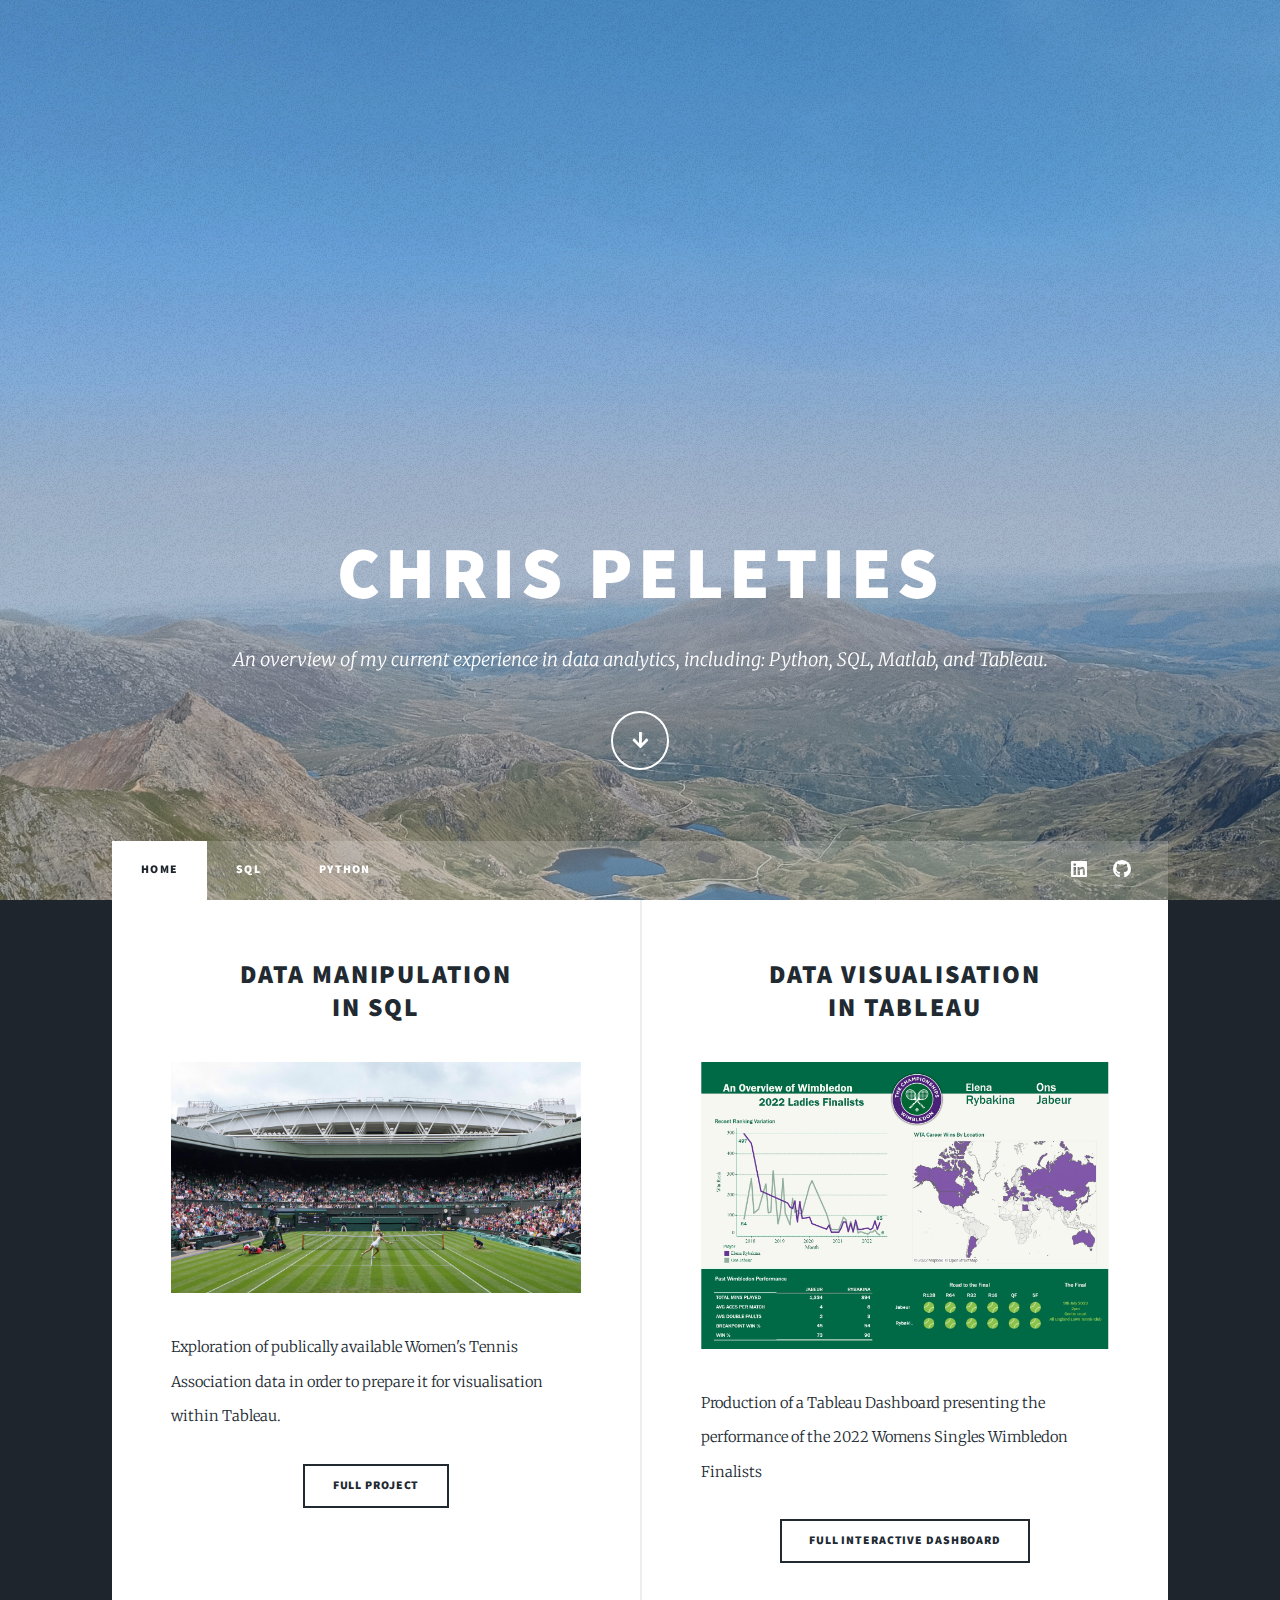
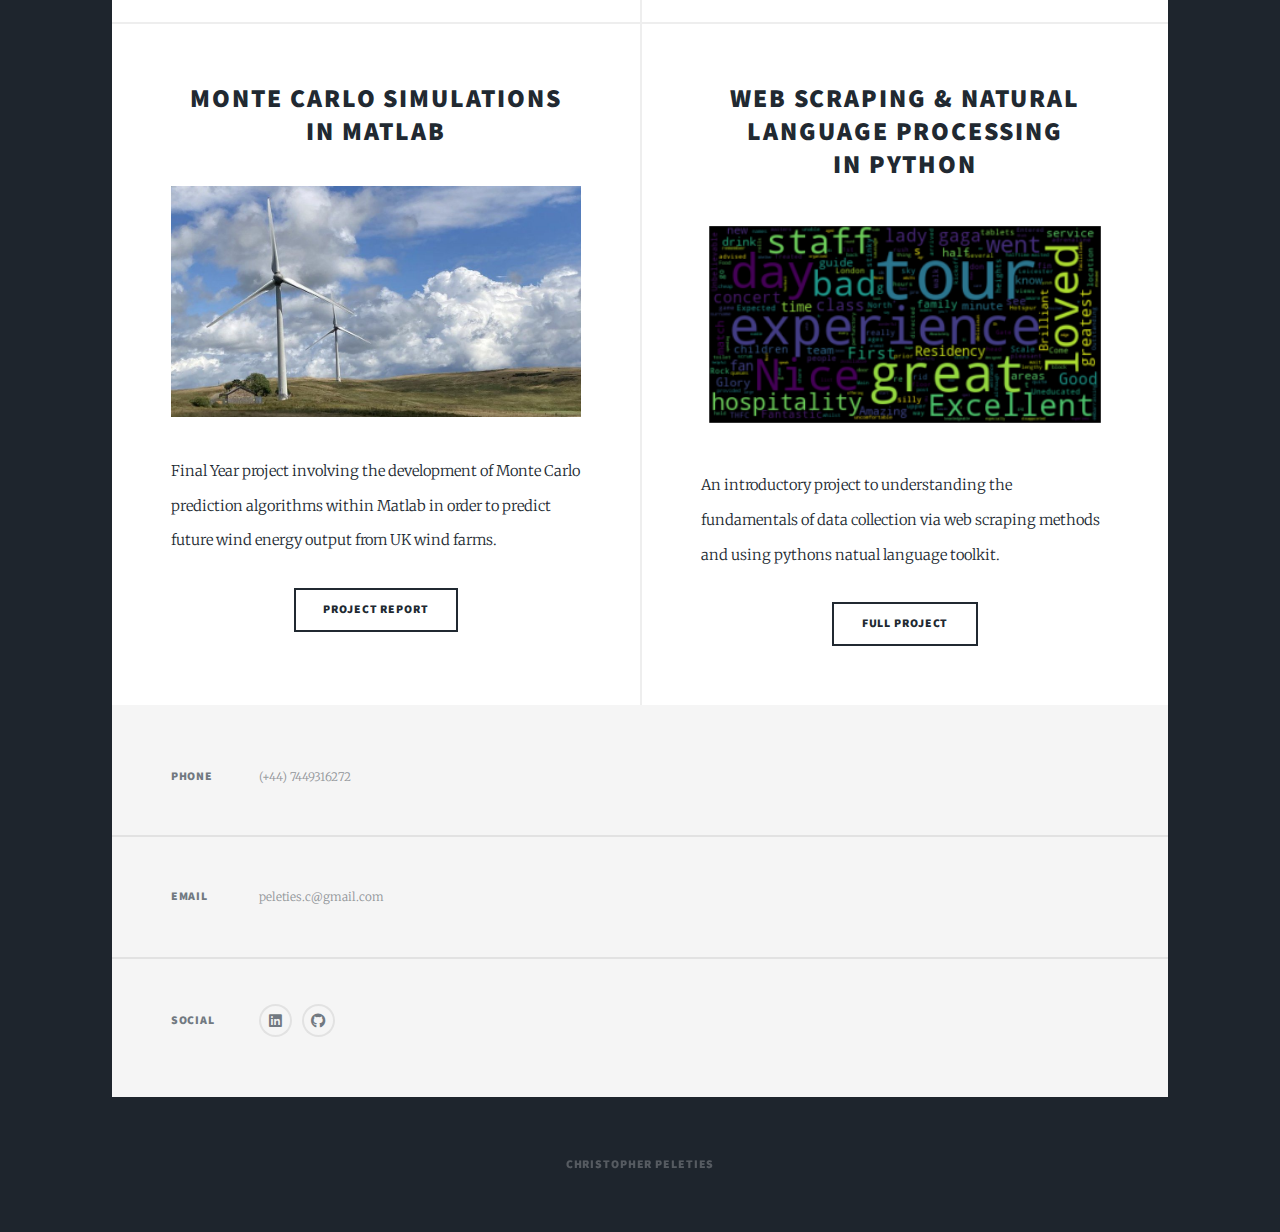
<file: index.html>
<!DOCTYPE HTML>
<!--
	Massively by HTML5 UP
	html5up.net | @ajlkn
	Free for personal and commercial use under the CCA 3.0 license (html5up.net/license)
-->
<html>
	<head>
		<title>Christopher Peleties</title>
		<meta charset="utf-8" />
		<meta name="viewport" content="width=device-width, initial-scale=1, user-scalable=no" />
		<link rel="stylesheet" href="assets/css/main.css" />
		<noscript><link rel="stylesheet" href="assets/css/noscript.css" /></noscript>
	</head>
	<body class="is-preload">

		<!-- Wrapper -->
			<div id="wrapper" class="fade-in">

				<!-- Intro -->
					<div id="intro">
						<h1>Chris Peleties<br />
						</h1>
						<p>An overview of my current experience in data analytics, including: Python, SQL, Matlab, and Tableau.</p>
						<ul class="actions">
							<li><a href="#header" class="button icon solid solo fa-arrow-down scrolly">Continue</a></li>
						</ul>
					</div>

				<!-- Header -->
					<header id="header">
						<a href="index.html" class="logo">Welcome</a>
					</header>

				<!-- Nav -->
					<nav id="nav">
						<ul class="links">
							<li class="active"><a href="index.html">Home</a></li>
							<li><a href="sql.html">SQL</a></li>
							<li><a href="python.html">Python</a></li>
						</ul>
						<ul class="icons">
							<li><a href="https://uk.linkedin.com/in/chrispeleties" class="icon brands fa-linkedin"><span class="label">Twitter</span></a></li>
						
							<li><a href="https://github.com/cpeleties" class="icon brands fa-github"><span class="label">GitHub</span></a></li>
						</ul>
					</nav>

				<!-- Main -->
					<div id="main">

						<!-- Posts -->
							<section class="posts">
								<article>
									<header>
									
										<h2><a href="#">Data Manipulation<br />
										In SQL</a></h2>
									</header>
									<a href="Sql.html" class="image fit"><img src="images/Tennis.jpg" alt="" /></a>
									<style>
										p{text-align: left;}
									</style>
									<p>Exploration of publically available Women's Tennis Association data in order to prepare it for visualisation within Tableau.</p>
									<ul class="actions special">
										<li><a href="Sql.html" class="button">Full Project</a></li>
									</ul>
								</article>
								<article>
									<header>
										
										<h2><a href="#">Data Visualisation<br />
										In Tableau</a></h2>
									</header>
									<a href="#" class="image fit"><img src="images/Viz.jpg" alt="" /></a>
									<p>Production of a Tableau Dashboard presenting the performance of the 2022 Womens Singles Wimbledon Finalists</p>
									<ul class="actions special">
										<li><a href="https://public.tableau.com/app/profile/christopher.peleties/viz/Wimbledon2022LadiesFinalists/Dashboard1" class="button">Full Interactive Dashboard</a></li>
									</ul>
								</article>
							
								<article>
									<header>
										<h2><a href="#">Monte Carlo Simulations<br />
										In Matlab</a></h2>
									</header>
									<a href="#" class="image fit"><img src="images/Windturbine.jpg" alt="" /></a>
									<p>Final Year project involving the development of Monte Carlo prediction algorithms within Matlab in order to predict future wind energy output from UK wind farms.</p>
									<ul class="actions special">
										<li><a href="https://1drv.ms/b/s!AnQ5-XXuI0cmhEfz1q7gilheEruE?e=x1dHIX" class="button">Project Report</a></li>
									</ul>
								</article>

								<article>
									<header>
								
										<h2><a href="#">Web Scraping & Natural Language Processing<br />
										In Python</a></h2>
									</header>
									<a href="python.html" class="image fit"><img src="images/wordcloud.png" alt="" /></a>
									<p>An introductory project to understanding the fundamentals of data collection via web scraping methods and using pythons natual language toolkit.</p>
									<ul class="actions special">
										<li><a href="python.html" class="button">Full Project</a></li>
									</ul>
								</article>							
							</section>

					</div>

				<!-- Footer -->
				<footer id="footer">
						
					<section class="split contact">
						<section>
							<h3>Phone</h3>
							<p>(+44) 7449316272</p>
						</section>
						<section>
							<h3>Email</h3>
							<p>peleties.c@gmail.com</p>
						</section>
						<section>
							<h3>Social</h3>
							<ul class="icons alt">
								<li><a href="https://uk.linkedin.com/in/chrispeleties" class="icon brands alt fa-linkedin"><span class="label"></span></a></li>
								<li><a href="https://github.com/cpeleties" class="icon brands alt fa-github"><span class="label">GitHub</span></a></li>
							</ul>
						</section>
					</section>
				</footer>

				<!-- Copyright -->
					<div id="copyright">
						<ul>Christopher Peleties</ul>
					</div>

			</div>

		<!-- Scripts -->
			<script src="assets/js/jquery.min.js"></script>
			<script src="assets/js/jquery.scrollex.min.js"></script>
			<script src="assets/js/jquery.scrolly.min.js"></script>
			<script src="assets/js/browser.min.js"></script>
			<script src="assets/js/breakpoints.min.js"></script>
			<script src="assets/js/util.js"></script>
			<script src="assets/js/main.js"></script>

	</body>
</html>
</file>
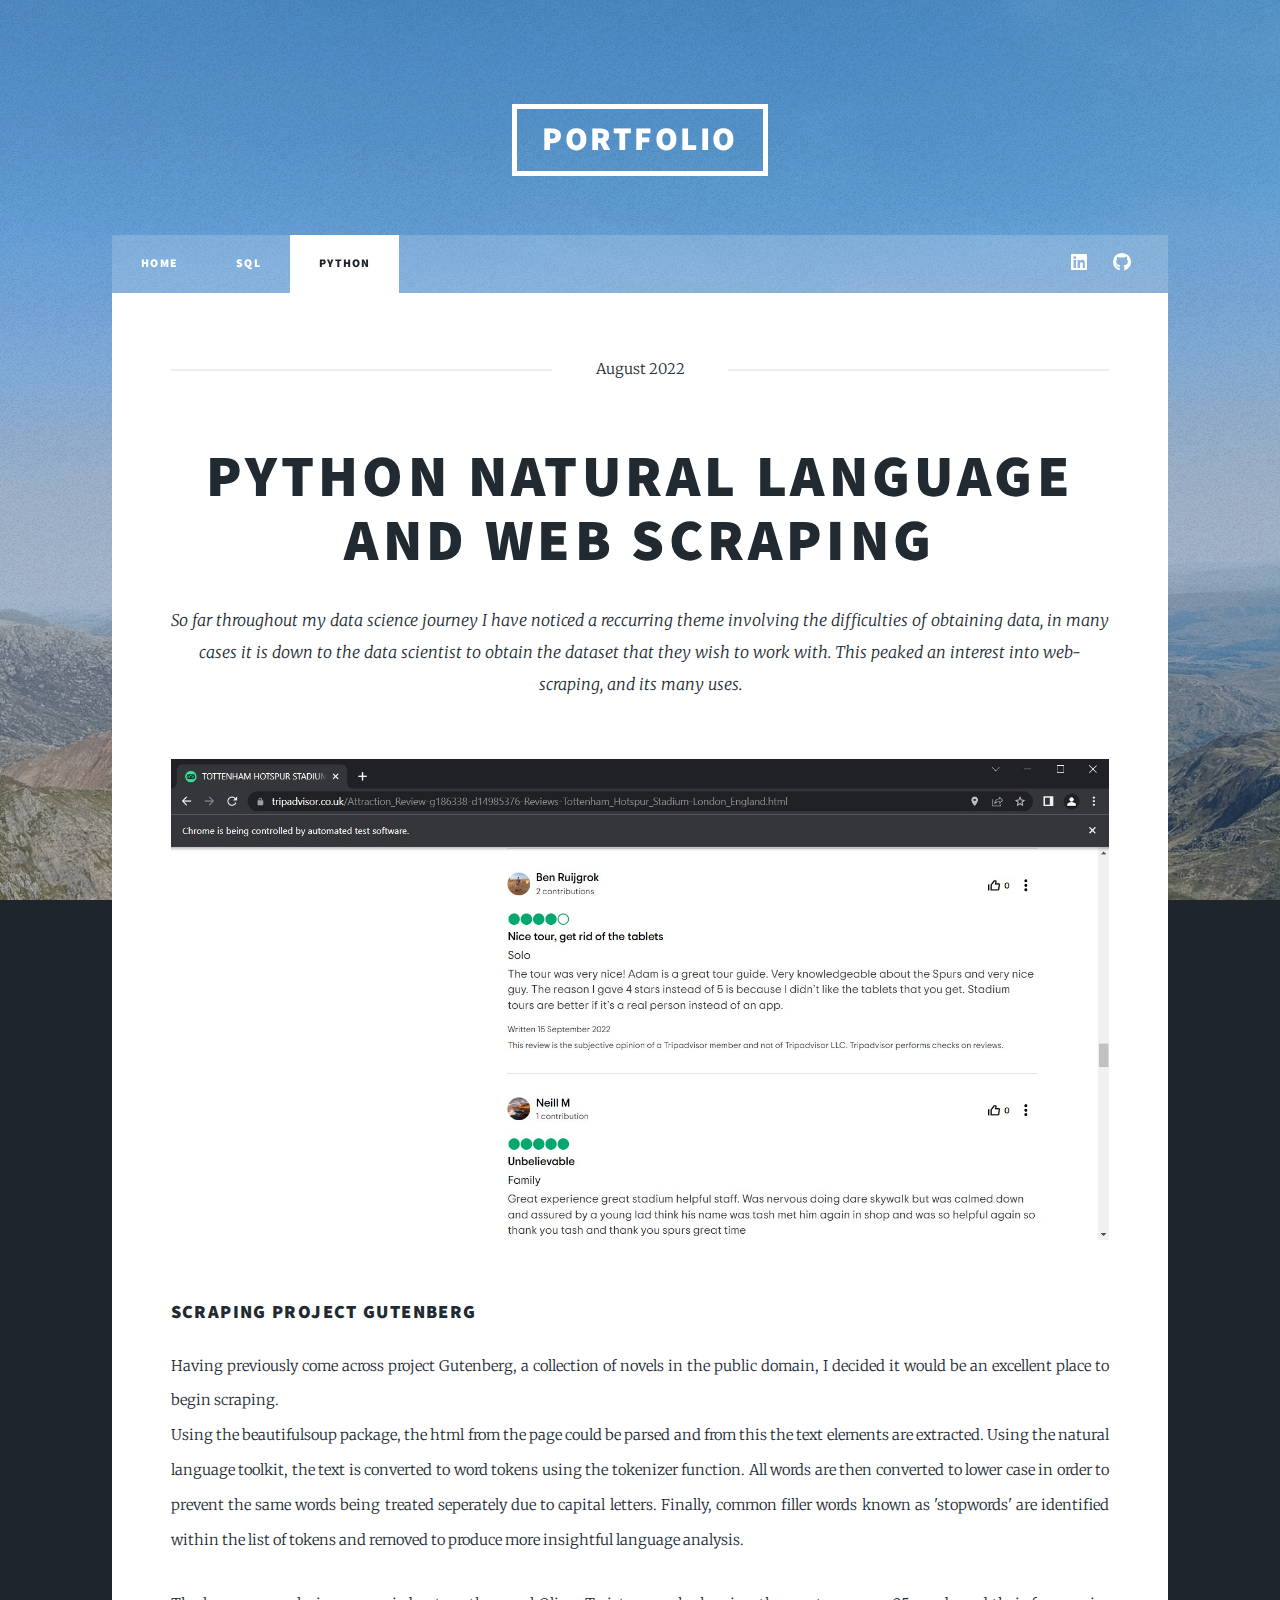
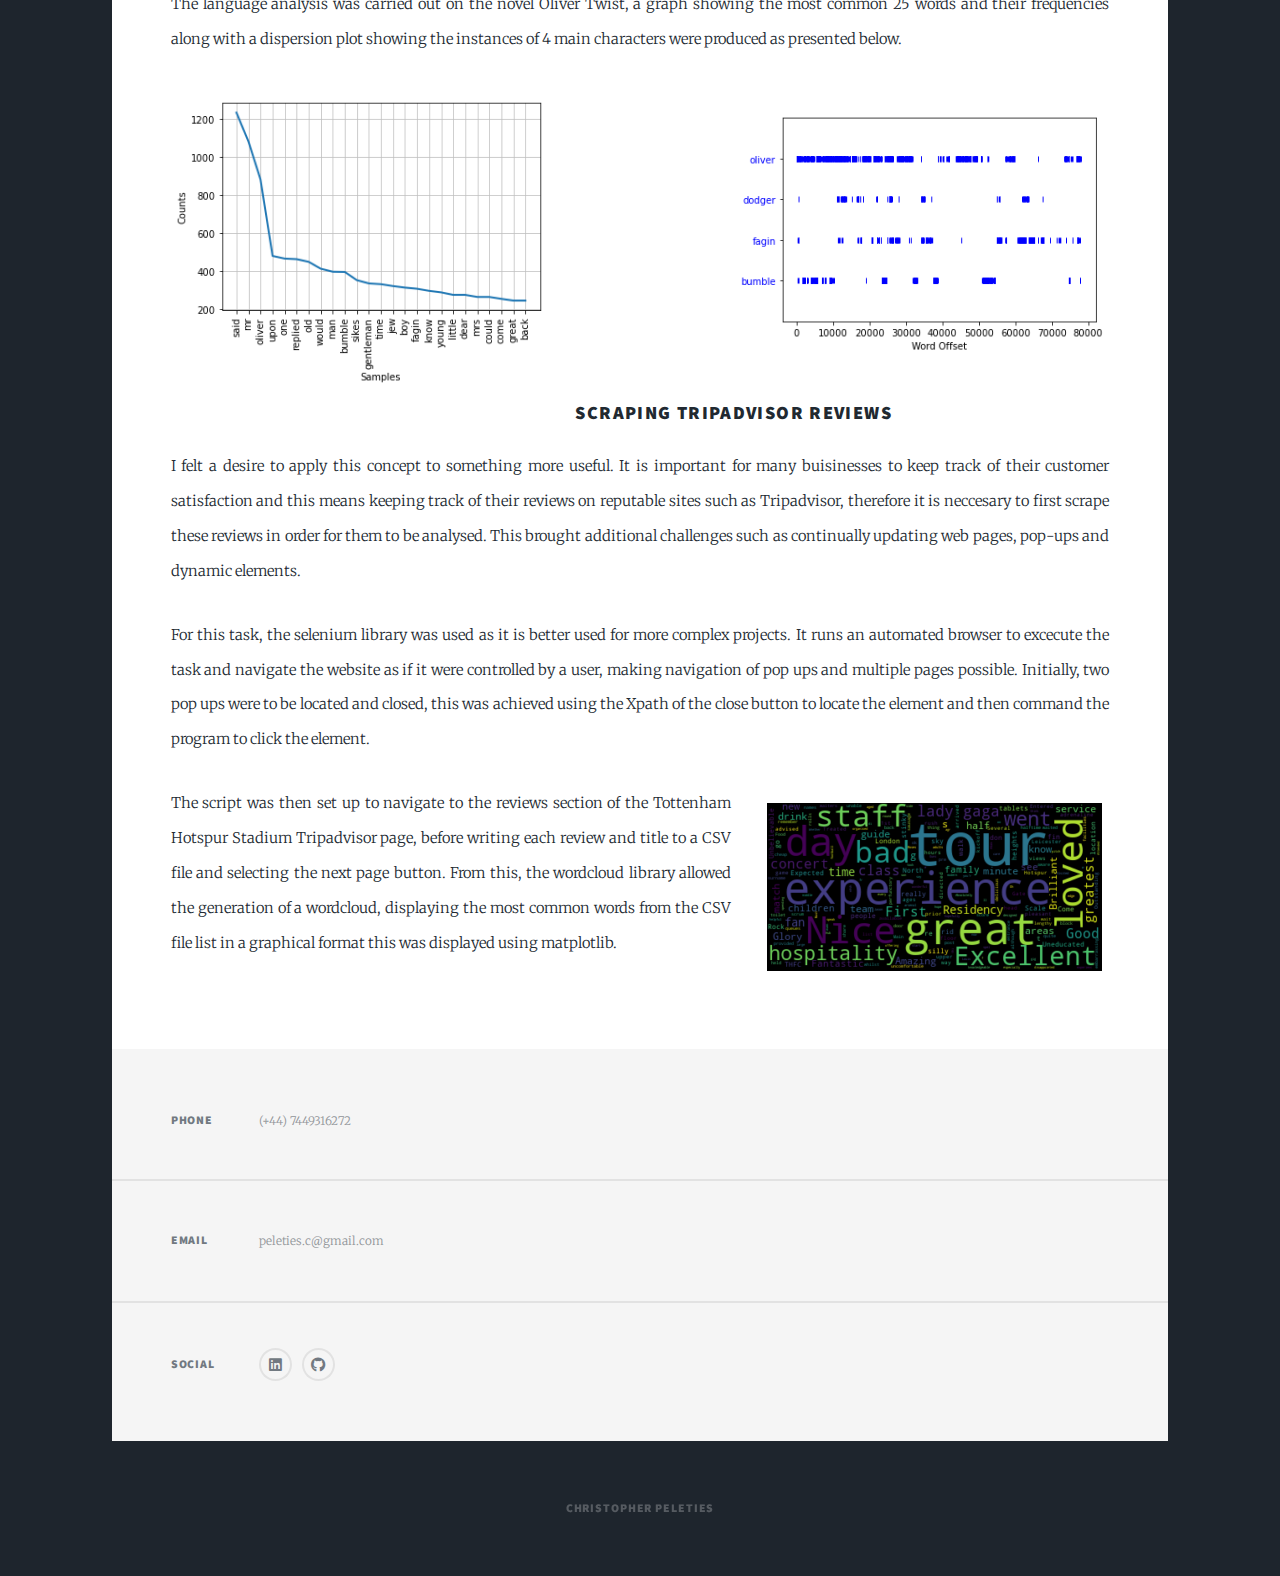
<file: python.html>
<!DOCTYPE HTML>
<!--
	Massively by HTML5 UP
	html5up.net | @ajlkn
	Free for personal and commercial use under the CCA 3.0 license (html5up.net/license)
-->
<html>
	<head>
		<title>Christopher Peleties</title>
		<meta charset="utf-8" />
		<meta name="viewport" content="width=device-width, initial-scale=1, user-scalable=no" />
		<link rel="stylesheet" href="assets/css/main.css" />
		<noscript><link rel="stylesheet" href="assets/css/noscript.css" /></noscript>
	</head>
	<body class="is-preload">

		<!-- Wrapper -->
			<div id="wrapper">

				<!-- Header -->
					<header id="header">
						<a href="index.html" class="logo">Portfolio</a>
					</header>

                    <nav id="nav">
						<ul class="links">
							<li><a href="index.html">Home</a></li>
							<li><a href="sql.html">SQL</a></li>
							<li class="active"><a href="python.html">Python</a></li>
						</ul>
						<ul class="icons">
							<li><a href="https://uk.linkedin.com/in/chrispeleties" class="icon brands fa-linkedin"><span class="label">Twitter</span></a></li>
						
							<li><a href="https://github.com/cpeleties" class="icon brands fa-github"><span class="label">GitHub</span></a></li>
						</ul>
					</nav>

				<!-- Main -->
					<div id="main">

						<!-- Post -->
							<section class="post">
								<header class="major">
									<span class="date">August 2022</span>
									<h1>Python Natural Language<br />
									and Web Scraping</h1>
									<p>So far throughout my data science journey I have noticed a reccurring theme involving the difficulties of obtaining data, in many cases it is down to the data scientist to obtain the dataset that they wish to work with.
										This peaked an interest into web-scraping, and its many uses.</p> 
								</header>
								<div class="image main"><img src="images/tripadvisor.jpg" alt="" /></div>
								<h3>Scraping Project Gutenberg</h3>
								<p> Having previously come across project Gutenberg, a collection of novels in the public domain, I decided it would be an excellent place to begin scraping.
									<br/> Using the beautifulsoup package, the html from the page could be parsed and from this the text elements are extracted. Using the natural language toolkit, the text is converted to word tokens using the tokenizer function.
								All words are then converted to lower case in order to prevent the same words being treated seperately due to capital letters. Finally, common filler words known as 
							'stopwords' are identified within the list of tokens and removed to produce more insightful language analysis. </p>
							
								<script src="https://gist.github.com/cpeleties/d314a675130c6fc3451fbcef792293ce.js"></script>

								
								<p>The language analysis was carried out on the novel Oliver Twist, a graph showing the most common 25 words and their frequencies along with 
									a dispersion plot showing the instances of 4 main characters were produced as presented below.
								</p>
								<span class="image left"><img src="images/frequencydist.png" alt="" /></span>
								<span class="image right"><img src="images/dispersionplot.png" alt="" /></span>

								<br/>
								<br/>
								<br/>
								<br/>
								<br/>
								<br/>
								<br/>
								<br/>
								<br/>

								<h3>Scraping Tripadvisor Reviews</h3>
								<p> I felt a desire to apply this concept to something more useful. It is important for many buisinesses to keep track of their customer satisfaction and this means keeping track
									of their reviews on reputable sites such as Tripadvisor, therefore it is neccesary to first scrape these reviews in order for them to be analysed. This brought additional challenges such as continually updating web pages, pop-ups and dynamic elements.</p>
								</p>
								
								<p>For this task, the selenium library was used as it is better used for more complex projects. It runs an automated browser to excecute the task and navigate the website as if it were controlled by a user, making 
									navigation of pop ups and multiple pages possible. Initially, two pop ups were to be located and closed, this was achieved using the Xpath of the close button to locate the element
									and then command the program to click the element.</p>
									<span class="image right"><img src="images/wordcloud.png" alt="" /></span>
									<p>The script was then set up to navigate to the reviews section of the Tottenham Hotspur Stadium Tripadvisor page, before writing each review and title to a CSV file and selecting the next page button.
										From this, the wordcloud library allowed the generation of a wordcloud, displaying the most common words from the CSV file list in a graphical format
										this was displayed using matplotlib.
									</p>
								<script src="https://gist.github.com/cpeleties/72b5b9cf5c4ea9d7503dec2b2a8fb012.js"></script>
							</section>

					</div>

				<!-- Footer -->
					<footer id="footer">
						
						<section class="split contact">
							<section>
								<h3>Phone</h3>
								<p>(+44) 7449316272</p>
							</section>
							<section>
								<h3>Email</h3>
								<p>peleties.c@gmail.com</p>
							</section>
							<section>
								<h3>Social</h3>
								<ul class="icons alt">
									<li><a href="https://uk.linkedin.com/in/chrispeleties" class="icon brands alt fa-linkedin"><span class="label"></span></a></li>
									<li><a href="https://github.com/cpeleties" class="icon brands alt fa-github"><span class="label">GitHub</span></a></li>
								</ul>
							</section>
						</section>
					</footer>

				<!-- Copyright -->
					<div id="copyright">
						<ul>Christopher Peleties</ul>
					</div>

			</div>

		<!-- Scripts -->
			<script src="assets/js/jquery.min.js"></script>
			<script src="assets/js/jquery.scrollex.min.js"></script>
			<script src="assets/js/jquery.scrolly.min.js"></script>
			<script src="assets/js/browser.min.js"></script>
			<script src="assets/js/breakpoints.min.js"></script>
			<script src="assets/js/util.js"></script>
			<script src="assets/js/main.js"></script>

	</body>
</html>
</file>
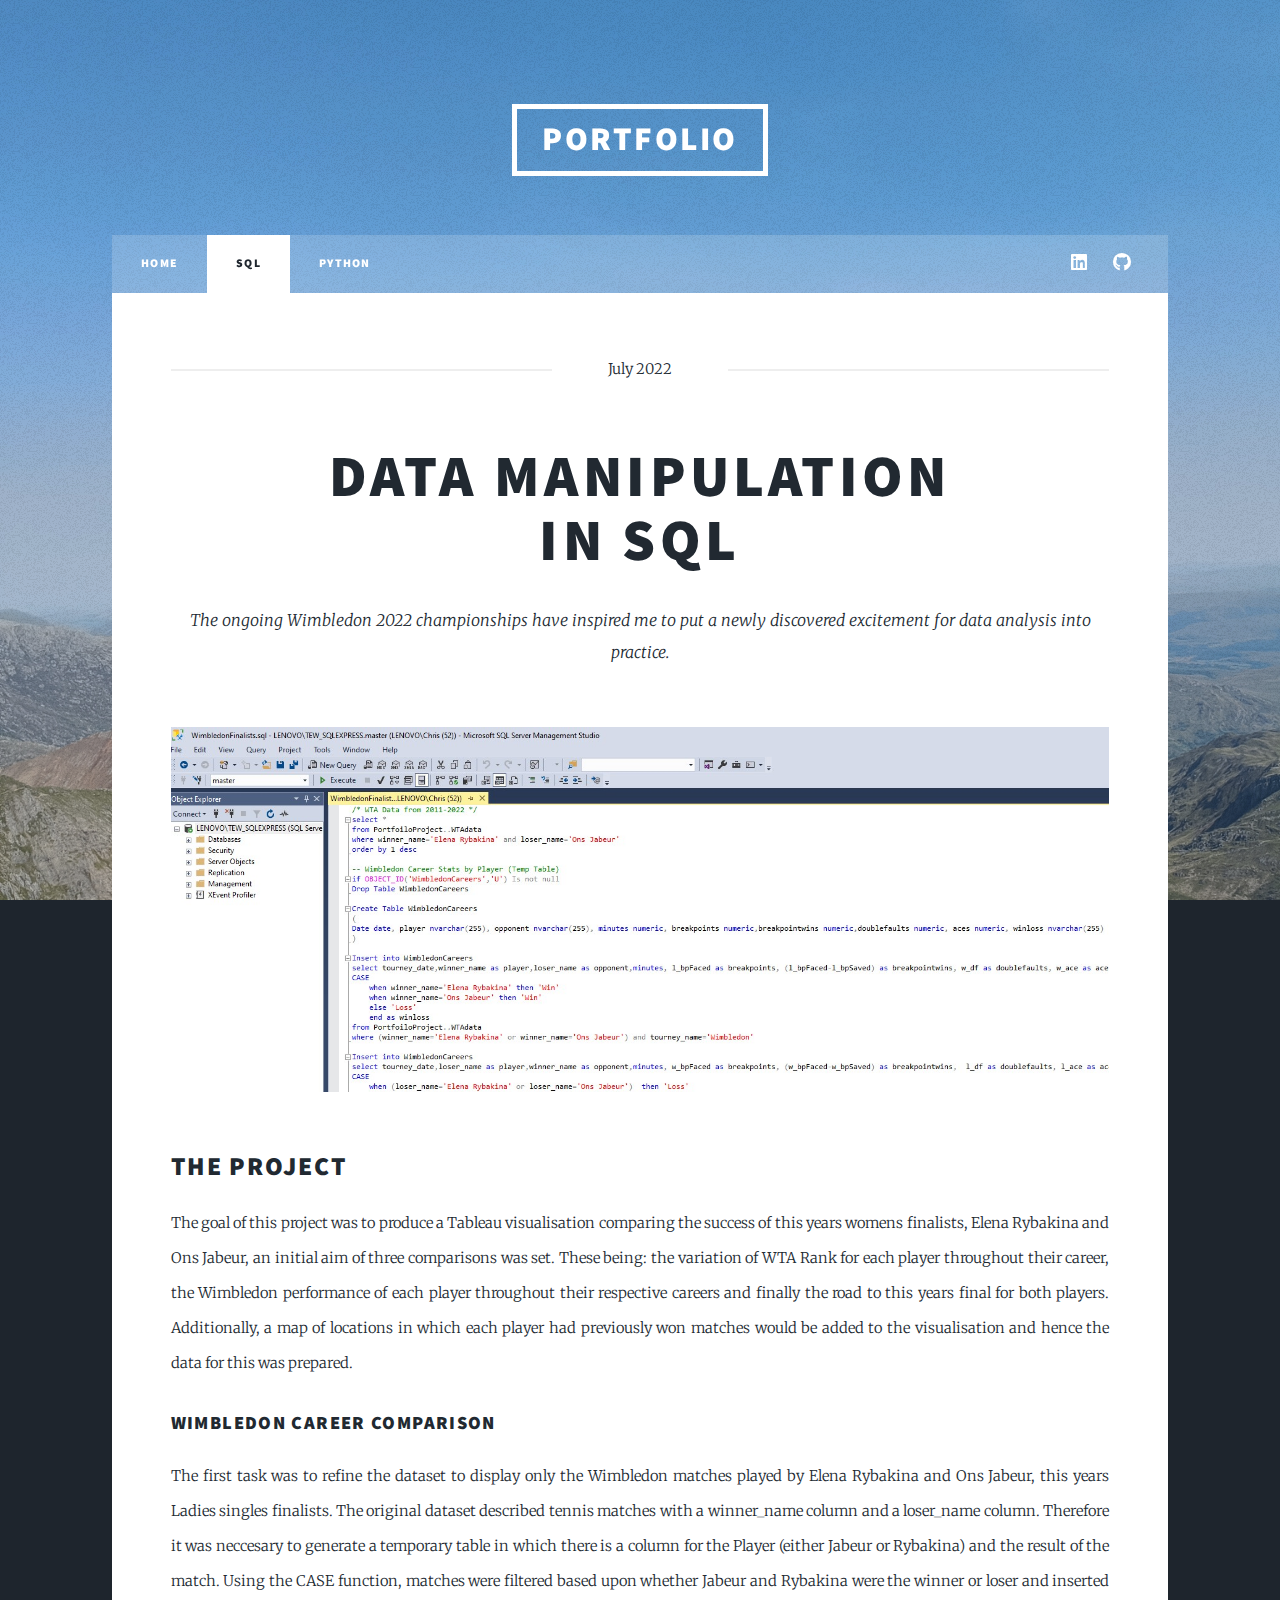
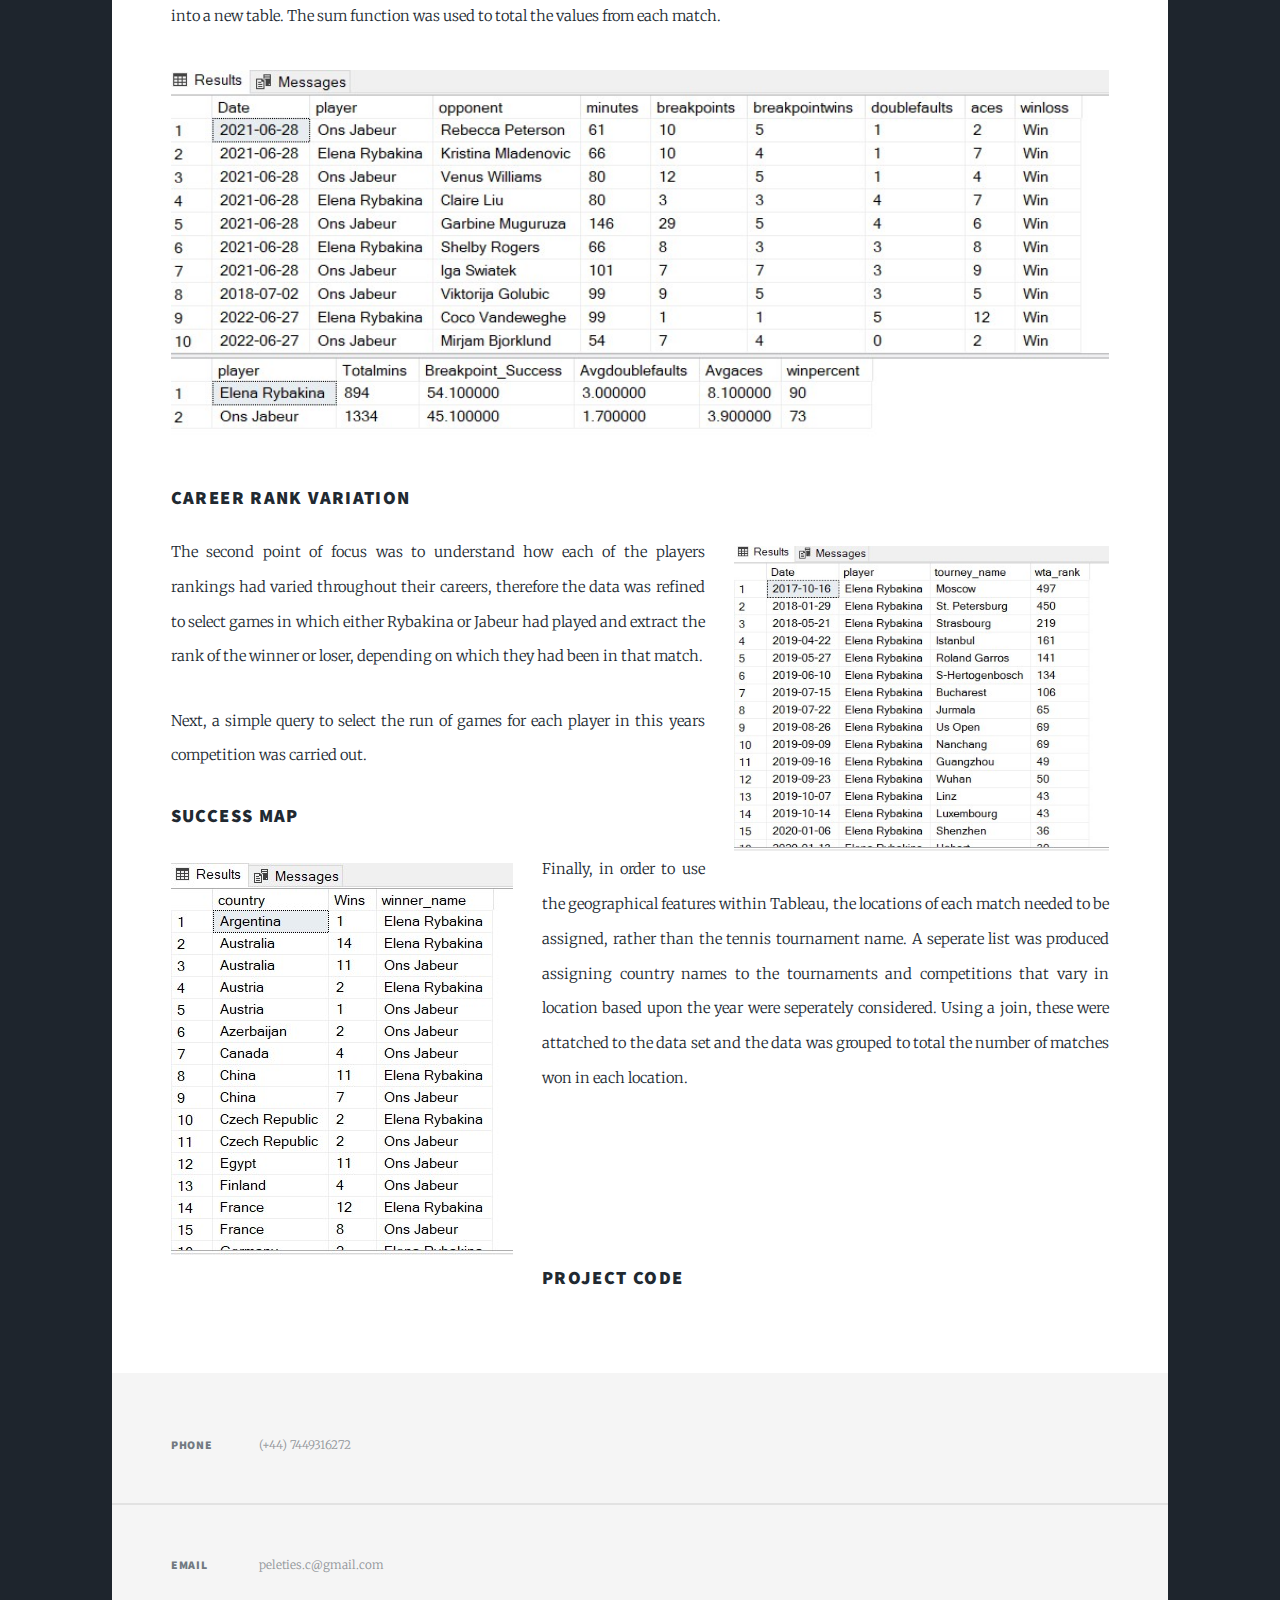
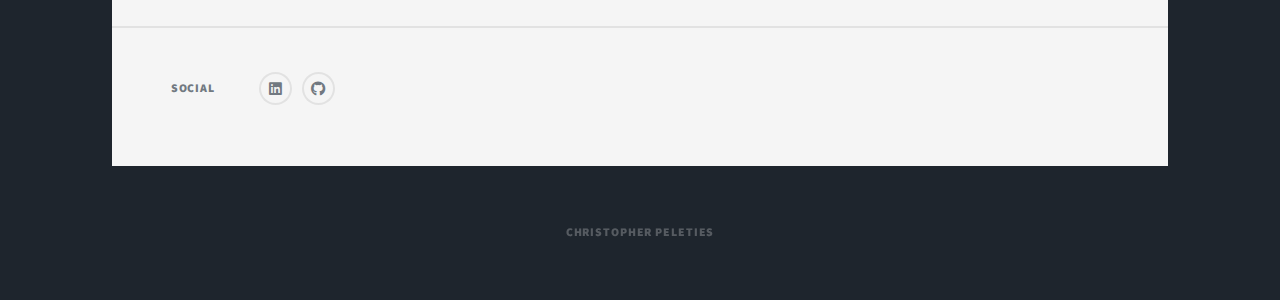
<file: Sql.html>
<!DOCTYPE HTML>
<!--
	Massively by HTML5 UP
	html5up.net | @ajlkn
	Free for personal and commercial use under the CCA 3.0 license (html5up.net/license)
-->
<html>
	<head>
		<title>Christopher Peleties</title>
		<meta charset="utf-8" />
		<meta name="viewport" content="width=device-width, initial-scale=1, user-scalable=no" />
		<link rel="stylesheet" href="assets/css/main.css" />
		<noscript><link rel="stylesheet" href="assets/css/noscript.css" /></noscript>
	</head>
	<body class="is-preload">

		<!-- Wrapper -->
			<div id="wrapper">

				<!-- Header -->
					<header id="header">
						<a href="index.html" class="logo">Portfolio</a>
					</header>

					<nav id="nav">
						<ul class="links">
							<li><a href="index.html">Home</a></li>
							<li class="active"><a href="sql.html">SQL</a></li>
							<li><a href="python.html">Python</a></li>
						</ul>
						<ul class="icons">
							<li><a href="https://uk.linkedin.com/in/chrispeleties" class="icon brands fa-linkedin"><span class="label">Twitter</span></a></li>
						
							<li><a href="https://github.com/cpeleties" class="icon brands fa-github"><span class="label">GitHub</span></a></li>
						</ul>
					</nav>

				<!-- Main -->
					<div id="main">

						<!-- Post -->
							<section class="post">
								<header class="major">
									<span class="date">July 2022</span>
									<h1>Data Manipulation<br />
									In Sql</h1>
									<p>The ongoing Wimbledon 2022 championships have inspired me to put a newly discovered excitement for data analysis
									into practice.<p>
								</header>
								<div class="image main"><img src="images/sql.jpg" alt="" /></div>
								<h2>The Project</h2>
								<p> The goal of this project was to produce a Tableau visualisation comparing the success of this years womens finalists, Elena Rybakina and Ons Jabeur, an initial aim of three comparisons was set. These being: the variation of WTA Rank for each player throughout their career, the Wimbledon performance of each player throughout their respective careers and finally the road to this years final for both players.
									Additionally, a map of locations in which each player had previously won matches would be added to the visualisation and hence the data for this was prepared. </p>
														
								<h3>Wimbledon Career Comparison</h3>
								<p>The first task was to refine the dataset to display only the Wimbledon matches played by Elena Rybakina and Ons Jabeur, this years Ladies singles finalists.
									The original dataset described tennis matches with a winner_name column and a loser_name column. Therefore it was neccesary to generate a temporary table in which there is a column for the Player (either Jabeur or Rybakina) and the result of the match.
								Using the CASE function, matches were filtered based upon whether Jabeur and Rybakina were the winner or loser and inserted into a new table.
								The sum function was used to total the values from each match.	
							</p><span class="image fit"><img src="images/Wimbledoncareers.jpg" alt="" /></span>

								<h3>Career rank variation</h3>
								<p><span class="image right"><img src="images/careerank.jpg" alt="" /></span>The second point of focus was to understand how each of the players rankings had varied throughout their careers, therefore the data was refined to select games in which either Rybakina or Jabeur
									had played and extract the rank of the winner or loser, depending on which they had been in that match.
								</p>
								<p>Next, a simple query to select the run of games for each player in this years competition was carried out.</p>
								
								<h3>Success Map</h3>
								<p><span class="image left"><img src="images/countries.jpg" alt="" /></span>Finally, in order to use the geographical features within Tableau, the locations of each match needed to be assigned, rather than the tennis tournament name.
									A seperate list was produced assigning country names to the tournaments and competitions that vary in location based upon the year were seperately considered. Using a join, these were attatched to the data set and the data was grouped to total the number of matches won in each location.</p>
							
									<br/>
									<br/>
									<br/>
									<br/>
							
								<h3>Project Code</h3>
								<script src="https://gist.github.com/cpeleties/138b25eda42c527be5d1efe0fb91bf8f.js"></script>

							</section>

					</div>

				<!-- Footer -->
				<footer id="footer">
						
					<section class="split contact">
						<section>
							<h3>Phone</h3>
							<p>(+44) 7449316272</p>
						</section>
						<section>
							<h3>Email</h3>
							<p>peleties.c@gmail.com</p>
						</section>
						<section>
							<h3>Social</h3>
							<ul class="icons alt">
								<li><a href="https://uk.linkedin.com/in/chrispeleties" class="icon brands alt fa-linkedin"><span class="label"></span></a></li>
								<li><a href="https://github.com/cpeleties" class="icon brands alt fa-github"><span class="label">GitHub</span></a></li>
							</ul>
						</section>
					</section>
				</footer>

				<!-- Copyright -->
					<div id="copyright">
						<ul>Christopher Peleties</ul>
					</div>

			</div>

		<!-- Scripts -->
			<script src="assets/js/jquery.min.js"></script>
			<script src="assets/js/jquery.scrollex.min.js"></script>
			<script src="assets/js/jquery.scrolly.min.js"></script>
			<script src="assets/js/browser.min.js"></script>
			<script src="assets/js/breakpoints.min.js"></script>
			<script src="assets/js/util.js"></script>
			<script src="assets/js/main.js"></script>

	</body>
</html>
</file>
<file: assets/css/main.css>
@import url(fontawesome-all.min.css);
@import url("https://fonts.googleapis.com/css?family=Merriweather:300,700,300italic,700italic|Source+Sans+Pro:900");

/*
	Massively by HTML5 UP
	html5up.net | @ajlkn
	Free for personal and commercial use under the CCA 3.0 license (html5up.net/license)
*/

html, body, div, span, applet, object,
iframe, h1, h2, h3, h4, h5, h6, p, blockquote,
pre, a, abbr, acronym, address, big, cite,
code, del, dfn, em, img, ins, kbd, q, s, samp,
small, strike, strong, sub, sup, tt, var, b,
u, i, center, dl, dt, dd, ol, ul, li, fieldset,
form, label, legend, table, caption, tbody,
tfoot, thead, tr, th, td, article, aside,
canvas, details, embed, figure, figcaption,
footer, header, hgroup, menu, nav, output, ruby,
section, summary, time, mark, audio, video {
	margin: 0;
	padding: 0;
	border: 0;
	font-size: 100%;
	font: inherit;
	vertical-align: baseline;}

article, aside, details, figcaption, figure,
footer, header, hgroup, menu, nav, section {
	display: block;}

body {
	line-height: 1;
}

ol, ul {
	list-style: none;
}

blockquote, q {
	quotes: none;
}

	blockquote:before, blockquote:after, q:before, q:after {
		content: '';
		content: none;
	}

table {
	border-collapse: collapse;
	border-spacing: 0;
}

body {
	-webkit-text-size-adjust: none;
}

mark {
	background-color: transparent;
	color: inherit;
}

input::-moz-focus-inner {
	border: 0;
	padding: 0;
}

input, select, textarea {
	-moz-appearance: none;
	-webkit-appearance: none;
	-ms-appearance: none;
	appearance: none;
}

/* Basic */

	@-ms-viewport {
		width: device-width;
	}

	body {
		-ms-overflow-style: scrollbar;
	}

	@media screen and (max-width: 480px) {

		html, body {
			min-width: 320px;
		}

	}

	html {
		box-sizing: border-box;
	}

	*, *:before, *:after {
		box-sizing: inherit;
	}

	body {
		background-color: #1e252d;
	}

		body.is-preload *, body.is-preload *:before, body.is-preload *:after {
			-moz-animation: none !important;
			-webkit-animation: none !important;
			-ms-animation: none !important;
			animation: none !important;
			-moz-transition: none !important;
			-webkit-transition: none !important;
			-ms-transition: none !important;
			transition: none !important;
		}

/* Type */

	html {
		font-size: 16pt;
	}

		@media screen and (max-width: 1680px) {

			html {
				font-size: 12pt;
			}

		}

		@media screen and (max-width: 1280px) {

			html {
				font-size: 11pt;
			}

		}

		@media screen and (max-width: 360px) {

			html {
				font-size: 10pt;
			}

		}

	body {
		color: #212931;
	}

	body, input, select, textarea {
		font-family: "Merriweather", Georgia, serif;
		font-weight: 300;
		font-size: 1rem;
		line-height: 2.375;
	}

	a {
		-moz-transition: color 0.2s ease-in-out, background-color 0.2s ease-in-out, border-color 0.2s ease-in-out, box-shadow 0.2s ease-in-out;
		-webkit-transition: color 0.2s ease-in-out, background-color 0.2s ease-in-out, border-color 0.2s ease-in-out, box-shadow 0.2s ease-in-out;
		-ms-transition: color 0.2s ease-in-out, background-color 0.2s ease-in-out, border-color 0.2s ease-in-out, box-shadow 0.2s ease-in-out;
		transition: color 0.2s ease-in-out, background-color 0.2s ease-in-out, border-color 0.2s ease-in-out, box-shadow 0.2s ease-in-out;
		border-bottom: dotted 1px;
		text-decoration: none;
	}

		a:hover {
			border-bottom-color: transparent;
		}

	strong, b {
		font-weight: 600;
	}

	em, i {
		font-style: italic;
	}

	p {
		text-align: justify;
		margin: 0 0 2rem 0;
	}

	h1, h2, h3, h4, h5, h6 {
		font-family: "Source Sans Pro", Helvetica, sans-serif;
		font-weight: 900;
		line-height: 1.5;
		letter-spacing: 0.075em;
		text-transform: uppercase;
		margin: 0 0 1rem 0;
	}

		h1 a, h2 a, h3 a, h4 a, h5 a, h6 a {
			border-bottom: 0;
			color: inherit;
			text-decoration: none;
		}

	h1 {
		font-size: 4rem;
		line-height: 1.1;
		margin: 0 0 2rem 0;
	}

	h2 {
		font-size: 1.75rem;
		line-height: 1.3;
		margin: 0 0 1.5rem 0;
	}

	h3 {
		font-size: 1.25rem;
		margin: 0 0 1.5rem 0;
	}

	h4 {
		font-size: 1rem;
	}

	h5 {
		font-size: 0.9rem;
	}

	h6 {
		font-size: 0.8rem;
	}

	sub {
		font-size: 0.8rem;
		position: relative;
		top: 0.5rem;
	}

	sup {
		font-size: 0.8rem;
		position: relative;
		top: -0.5rem;
	}

	blockquote {
		border-left: solid 4px;
		font-style: italic;
		margin: 0 0 2rem 0;
		padding: 0.5rem 0 0.5rem 2rem;
	}

	code {
		border: solid 2px;
		font-family: "Courier New", monospace;
		font-size: 0.9rem;
		margin: 0 0.25rem;
		padding: 0.25rem 0.65rem;
	}

	pre {
		-webkit-overflow-scrolling: touch;
		font-family: "Courier New", monospace;
		font-size: 0.9rem;
		margin: 0 0 2rem 0;
	}

		pre code {
			display: block;
			line-height: 1.75;
			padding: 1rem 1.5rem;
			overflow-x: auto;
		}

	hr {
		border: 0;
		border-bottom: solid 2px;
		margin: 3rem 0;
	}

		hr.major {
			margin: 5rem 0;
		}

	.align-left {
		text-align: left;
	}

	.align-center {
		text-align: center;
	}

	.align-right {
		text-align: right;
	}

	input, select, textarea {
		color: #212931;
	}

	a {
		color: #212931;
		border-bottom-color: rgba(33, 41, 49, 0.5);
	}

		a:hover {
			border-bottom-color: transparent;
			color: #18bfef !important;
		}

	strong, b {
		color: #212931;
	}

	h1, h2, h3, h4, h5, h6 {
		color: #212931;
	}

	blockquote {
		border-left-color: #eeeeee;
	}

	code {
		background: rgba(220, 220, 220, 0.25);
		border-color: #eeeeee;
	}

	hr {
		border-bottom-color: #eeeeee;
	}

/* Row */

	.row {
		display: flex;
		flex-wrap: wrap;
		box-sizing: border-box;
		align-items: stretch;
	}

		.row > * {
			box-sizing: border-box;
		}

		.row.gtr-uniform > * > :last-child {
			margin-bottom: 0;
		}

		.row.aln-left {
			justify-content: flex-start;
		}

		.row.aln-center {
			justify-content: center;
		}

		.row.aln-right {
			justify-content: flex-end;
		}

		.row.aln-top {
			align-items: flex-start;
		}

		.row.aln-middle {
			align-items: center;
		}

		.row.aln-bottom {
			align-items: flex-end;
		}

		.row > .imp {
			order: -1;
		}

		.row > .col-1 {
			width: 8.33333%;
		}

		.row > .off-1 {
			margin-left: 8.33333%;
		}

		.row > .col-2 {
			width: 16.66667%;
		}

		.row > .off-2 {
			margin-left: 16.66667%;
		}

		.row > .col-3 {
			width: 25%;
		}

		.row > .off-3 {
			margin-left: 25%;
		}

		.row > .col-4 {
			width: 33.33333%;
		}

		.row > .off-4 {
			margin-left: 33.33333%;
		}

		.row > .col-5 {
			width: 41.66667%;
		}

		.row > .off-5 {
			margin-left: 41.66667%;
		}

		.row > .col-6 {
			width: 50%;
		}

		.row > .off-6 {
			margin-left: 50%;
		}

		.row > .col-7 {
			width: 58.33333%;
		}

		.row > .off-7 {
			margin-left: 58.33333%;
		}

		.row > .col-8 {
			width: 66.66667%;
		}

		.row > .off-8 {
			margin-left: 66.66667%;
		}

		.row > .col-9 {
			width: 75%;
		}

		.row > .off-9 {
			margin-left: 75%;
		}

		.row > .col-10 {
			width: 83.33333%;
		}

		.row > .off-10 {
			margin-left: 83.33333%;
		}

		.row > .col-11 {
			width: 91.66667%;
		}

		.row > .off-11 {
			margin-left: 91.66667%;
		}

		.row > .col-12 {
			width: 100%;
		}

		.row > .off-12 {
			margin-left: 100%;
		}

		.row.gtr-0 {
			margin-top: 0;
			margin-left: 0rem;
		}

			.row.gtr-0 > * {
				padding: 0 0 0 0rem;
			}

			.row.gtr-0.gtr-uniform {
				margin-top: 0rem;
			}

				.row.gtr-0.gtr-uniform > * {
					padding-top: 0rem;
				}

		.row.gtr-25 {
			margin-top: 0;
			margin-left: -0.375rem;
		}

			.row.gtr-25 > * {
				padding: 0 0 0 0.375rem;
			}

			.row.gtr-25.gtr-uniform {
				margin-top: -0.375rem;
			}

				.row.gtr-25.gtr-uniform > * {
					padding-top: 0.375rem;
				}

		.row.gtr-50 {
			margin-top: 0;
			margin-left: -0.75rem;
		}

			.row.gtr-50 > * {
				padding: 0 0 0 0.75rem;
			}

			.row.gtr-50.gtr-uniform {
				margin-top: -0.75rem;
			}

				.row.gtr-50.gtr-uniform > * {
					padding-top: 0.75rem;
				}

		.row {
			margin-top: 0;
			margin-left: -1.5rem;
		}

			.row > * {
				padding: 0 0 0 1.5rem;
			}

			.row.gtr-uniform {
				margin-top: -1.5rem;
			}

				.row.gtr-uniform > * {
					padding-top: 1.5rem;
				}

		.row.gtr-150 {
			margin-top: 0;
			margin-left: -2.25rem;
		}

			.row.gtr-150 > * {
				padding: 0 0 0 2.25rem;
			}

			.row.gtr-150.gtr-uniform {
				margin-top: -2.25rem;
			}

				.row.gtr-150.gtr-uniform > * {
					padding-top: 2.25rem;
				}

		.row.gtr-200 {
			margin-top: 0;
			margin-left: -3rem;
		}

			.row.gtr-200 > * {
				padding: 0 0 0 3rem;
			}

			.row.gtr-200.gtr-uniform {
				margin-top: -3rem;
			}

				.row.gtr-200.gtr-uniform > * {
					padding-top: 3rem;
				}

		@media screen and (max-width: 1680px) {

			.row {
				display: flex;
				flex-wrap: wrap;
				box-sizing: border-box;
				align-items: stretch;
			}

				.row > * {
					box-sizing: border-box;
				}

				.row.gtr-uniform > * > :last-child {
					margin-bottom: 0;
				}

				.row.aln-left {
					justify-content: flex-start;
				}

				.row.aln-center {
					justify-content: center;
				}

				.row.aln-right {
					justify-content: flex-end;
				}

				.row.aln-top {
					align-items: flex-start;
				}

				.row.aln-middle {
					align-items: center;
				}

				.row.aln-bottom {
					align-items: flex-end;
				}

				.row > .imp-xlarge {
					order: -1;
				}

				.row > .col-1-xlarge {
					width: 8.33333%;
				}

				.row > .off-1-xlarge {
					margin-left: 8.33333%;
				}

				.row > .col-2-xlarge {
					width: 16.66667%;
				}

				.row > .off-2-xlarge {
					margin-left: 16.66667%;
				}

				.row > .col-3-xlarge {
					width: 25%;
				}

				.row > .off-3-xlarge {
					margin-left: 25%;
				}

				.row > .col-4-xlarge {
					width: 33.33333%;
				}

				.row > .off-4-xlarge {
					margin-left: 33.33333%;
				}

				.row > .col-5-xlarge {
					width: 41.66667%;
				}

				.row > .off-5-xlarge {
					margin-left: 41.66667%;
				}

				.row > .col-6-xlarge {
					width: 50%;
				}

				.row > .off-6-xlarge {
					margin-left: 50%;
				}

				.row > .col-7-xlarge {
					width: 58.33333%;
				}

				.row > .off-7-xlarge {
					margin-left: 58.33333%;
				}

				.row > .col-8-xlarge {
					width: 66.66667%;
				}

				.row > .off-8-xlarge {
					margin-left: 66.66667%;
				}

				.row > .col-9-xlarge {
					width: 75%;
				}

				.row > .off-9-xlarge {
					margin-left: 75%;
				}

				.row > .col-10-xlarge {
					width: 83.33333%;
				}

				.row > .off-10-xlarge {
					margin-left: 83.33333%;
				}

				.row > .col-11-xlarge {
					width: 91.66667%;
				}

				.row > .off-11-xlarge {
					margin-left: 91.66667%;
				}

				.row > .col-12-xlarge {
					width: 100%;
				}

				.row > .off-12-xlarge {
					margin-left: 100%;
				}

				.row.gtr-0 {
					margin-top: 0;
					margin-left: 0rem;
				}

					.row.gtr-0 > * {
						padding: 0 0 0 0rem;
					}

					.row.gtr-0.gtr-uniform {
						margin-top: 0rem;
					}

						.row.gtr-0.gtr-uniform > * {
							padding-top: 0rem;
						}

				.row.gtr-25 {
					margin-top: 0;
					margin-left: -0.375rem;
				}

					.row.gtr-25 > * {
						padding: 0 0 0 0.375rem;
					}

					.row.gtr-25.gtr-uniform {
						margin-top: -0.375rem;
					}

						.row.gtr-25.gtr-uniform > * {
							padding-top: 0.375rem;
						}

				.row.gtr-50 {
					margin-top: 0;
					margin-left: -0.75rem;
				}

					.row.gtr-50 > * {
						padding: 0 0 0 0.75rem;
					}

					.row.gtr-50.gtr-uniform {
						margin-top: -0.75rem;
					}

						.row.gtr-50.gtr-uniform > * {
							padding-top: 0.75rem;
						}

				.row {
					margin-top: 0;
					margin-left: -1.5rem;
				}

					.row > * {
						padding: 0 0 0 1.5rem;
					}

					.row.gtr-uniform {
						margin-top: -1.5rem;
					}

						.row.gtr-uniform > * {
							padding-top: 1.5rem;
						}

				.row.gtr-150 {
					margin-top: 0;
					margin-left: -2.25rem;
				}

					.row.gtr-150 > * {
						padding: 0 0 0 2.25rem;
					}

					.row.gtr-150.gtr-uniform {
						margin-top: -2.25rem;
					}

						.row.gtr-150.gtr-uniform > * {
							padding-top: 2.25rem;
						}

				.row.gtr-200 {
					margin-top: 0;
					margin-left: -3rem;
				}

					.row.gtr-200 > * {
						padding: 0 0 0 3rem;
					}

					.row.gtr-200.gtr-uniform {
						margin-top: -3rem;
					}

						.row.gtr-200.gtr-uniform > * {
							padding-top: 3rem;
						}

		}

		@media screen and (max-width: 1280px) {

			.row {
				display: flex;
				flex-wrap: wrap;
				box-sizing: border-box;
				align-items: stretch;
			}

				.row > * {
					box-sizing: border-box;
				}

				.row.gtr-uniform > * > :last-child {
					margin-bottom: 0;
				}

				.row.aln-left {
					justify-content: flex-start;
				}

				.row.aln-center {
					justify-content: center;
				}

				.row.aln-right {
					justify-content: flex-end;
				}

				.row.aln-top {
					align-items: flex-start;
				}

				.row.aln-middle {
					align-items: center;
				}

				.row.aln-bottom {
					align-items: flex-end;
				}

				.row > .imp-large {
					order: -1;
				}

				.row > .col-1-large {
					width: 8.33333%;
				}

				.row > .off-1-large {
					margin-left: 8.33333%;
				}

				.row > .col-2-large {
					width: 16.66667%;
				}

				.row > .off-2-large {
					margin-left: 16.66667%;
				}

				.row > .col-3-large {
					width: 25%;
				}

				.row > .off-3-large {
					margin-left: 25%;
				}

				.row > .col-4-large {
					width: 33.33333%;
				}

				.row > .off-4-large {
					margin-left: 33.33333%;
				}

				.row > .col-5-large {
					width: 41.66667%;
				}

				.row > .off-5-large {
					margin-left: 41.66667%;
				}

				.row > .col-6-large {
					width: 50%;
				}

				.row > .off-6-large {
					margin-left: 50%;
				}

				.row > .col-7-large {
					width: 58.33333%;
				}

				.row > .off-7-large {
					margin-left: 58.33333%;
				}

				.row > .col-8-large {
					width: 66.66667%;
				}

				.row > .off-8-large {
					margin-left: 66.66667%;
				}

				.row > .col-9-large {
					width: 75%;
				}

				.row > .off-9-large {
					margin-left: 75%;
				}

				.row > .col-10-large {
					width: 83.33333%;
				}

				.row > .off-10-large {
					margin-left: 83.33333%;
				}

				.row > .col-11-large {
					width: 91.66667%;
				}

				.row > .off-11-large {
					margin-left: 91.66667%;
				}

				.row > .col-12-large {
					width: 100%;
				}

				.row > .off-12-large {
					margin-left: 100%;
				}

				.row.gtr-0 {
					margin-top: 0;
					margin-left: 0rem;
				}

					.row.gtr-0 > * {
						padding: 0 0 0 0rem;
					}

					.row.gtr-0.gtr-uniform {
						margin-top: 0rem;
					}

						.row.gtr-0.gtr-uniform > * {
							padding-top: 0rem;
						}

				.row.gtr-25 {
					margin-top: 0;
					margin-left: -0.375rem;
				}

					.row.gtr-25 > * {
						padding: 0 0 0 0.375rem;
					}

					.row.gtr-25.gtr-uniform {
						margin-top: -0.375rem;
					}

						.row.gtr-25.gtr-uniform > * {
							padding-top: 0.375rem;
						}

				.row.gtr-50 {
					margin-top: 0;
					margin-left: -0.75rem;
				}

					.row.gtr-50 > * {
						padding: 0 0 0 0.75rem;
					}

					.row.gtr-50.gtr-uniform {
						margin-top: -0.75rem;
					}

						.row.gtr-50.gtr-uniform > * {
							padding-top: 0.75rem;
						}

				.row {
					margin-top: 0;
					margin-left: -1.5rem;
				}

					.row > * {
						padding: 0 0 0 1.5rem;
					}

					.row.gtr-uniform {
						margin-top: -1.5rem;
					}

						.row.gtr-uniform > * {
							padding-top: 1.5rem;
						}

				.row.gtr-150 {
					margin-top: 0;
					margin-left: -2.25rem;
				}

					.row.gtr-150 > * {
						padding: 0 0 0 2.25rem;
					}

					.row.gtr-150.gtr-uniform {
						margin-top: -2.25rem;
					}

						.row.gtr-150.gtr-uniform > * {
							padding-top: 2.25rem;
						}

				.row.gtr-200 {
					margin-top: 0;
					margin-left: -3rem;
				}

					.row.gtr-200 > * {
						padding: 0 0 0 3rem;
					}

					.row.gtr-200.gtr-uniform {
						margin-top: -3rem;
					}

						.row.gtr-200.gtr-uniform > * {
							padding-top: 3rem;
						}

		}

		@media screen and (max-width: 980px) {

			.row {
				display: flex;
				flex-wrap: wrap;
				box-sizing: border-box;
				align-items: stretch;
			}

				.row > * {
					box-sizing: border-box;
				}

				.row.gtr-uniform > * > :last-child {
					margin-bottom: 0;
				}

				.row.aln-left {
					justify-content: flex-start;
				}

				.row.aln-center {
					justify-content: center;
				}

				.row.aln-right {
					justify-content: flex-end;
				}

				.row.aln-top {
					align-items: flex-start;
				}

				.row.aln-middle {
					align-items: center;
				}

				.row.aln-bottom {
					align-items: flex-end;
				}

				.row > .imp-medium {
					order: -1;
				}

				.row > .col-1-medium {
					width: 8.33333%;
				}

				.row > .off-1-medium {
					margin-left: 8.33333%;
				}

				.row > .col-2-medium {
					width: 16.66667%;
				}

				.row > .off-2-medium {
					margin-left: 16.66667%;
				}

				.row > .col-3-medium {
					width: 25%;
				}

				.row > .off-3-medium {
					margin-left: 25%;
				}

				.row > .col-4-medium {
					width: 33.33333%;
				}

				.row > .off-4-medium {
					margin-left: 33.33333%;
				}

				.row > .col-5-medium {
					width: 41.66667%;
				}

				.row > .off-5-medium {
					margin-left: 41.66667%;
				}

				.row > .col-6-medium {
					width: 50%;
				}

				.row > .off-6-medium {
					margin-left: 50%;
				}

				.row > .col-7-medium {
					width: 58.33333%;
				}

				.row > .off-7-medium {
					margin-left: 58.33333%;
				}

				.row > .col-8-medium {
					width: 66.66667%;
				}

				.row > .off-8-medium {
					margin-left: 66.66667%;
				}

				.row > .col-9-medium {
					width: 75%;
				}

				.row > .off-9-medium {
					margin-left: 75%;
				}

				.row > .col-10-medium {
					width: 83.33333%;
				}

				.row > .off-10-medium {
					margin-left: 83.33333%;
				}

				.row > .col-11-medium {
					width: 91.66667%;
				}

				.row > .off-11-medium {
					margin-left: 91.66667%;
				}

				.row > .col-12-medium {
					width: 100%;
				}

				.row > .off-12-medium {
					margin-left: 100%;
				}

				.row.gtr-0 {
					margin-top: 0;
					margin-left: 0rem;
				}

					.row.gtr-0 > * {
						padding: 0 0 0 0rem;
					}

					.row.gtr-0.gtr-uniform {
						margin-top: 0rem;
					}

						.row.gtr-0.gtr-uniform > * {
							padding-top: 0rem;
						}

				.row.gtr-25 {
					margin-top: 0;
					margin-left: -0.375rem;
				}

					.row.gtr-25 > * {
						padding: 0 0 0 0.375rem;
					}

					.row.gtr-25.gtr-uniform {
						margin-top: -0.375rem;
					}

						.row.gtr-25.gtr-uniform > * {
							padding-top: 0.375rem;
						}

				.row.gtr-50 {
					margin-top: 0;
					margin-left: -0.75rem;
				}

					.row.gtr-50 > * {
						padding: 0 0 0 0.75rem;
					}

					.row.gtr-50.gtr-uniform {
						margin-top: -0.75rem;
					}

						.row.gtr-50.gtr-uniform > * {
							padding-top: 0.75rem;
						}

				.row {
					margin-top: 0;
					margin-left: -1.5rem;
				}

					.row > * {
						padding: 0 0 0 1.5rem;
					}

					.row.gtr-uniform {
						margin-top: -1.5rem;
					}

						.row.gtr-uniform > * {
							padding-top: 1.5rem;
						}

				.row.gtr-150 {
					margin-top: 0;
					margin-left: -2.25rem;
				}

					.row.gtr-150 > * {
						padding: 0 0 0 2.25rem;
					}

					.row.gtr-150.gtr-uniform {
						margin-top: -2.25rem;
					}

						.row.gtr-150.gtr-uniform > * {
							padding-top: 2.25rem;
						}

				.row.gtr-200 {
					margin-top: 0;
					margin-left: -3rem;
				}

					.row.gtr-200 > * {
						padding: 0 0 0 3rem;
					}

					.row.gtr-200.gtr-uniform {
						margin-top: -3rem;
					}

						.row.gtr-200.gtr-uniform > * {
							padding-top: 3rem;
						}

		}

		@media screen and (max-width: 736px) {

			.row {
				display: flex;
				flex-wrap: wrap;
				box-sizing: border-box;
				align-items: stretch;
			}

				.row > * {
					box-sizing: border-box;
				}

				.row.gtr-uniform > * > :last-child {
					margin-bottom: 0;
				}

				.row.aln-left {
					justify-content: flex-start;
				}

				.row.aln-center {
					justify-content: center;
				}

				.row.aln-right {
					justify-content: flex-end;
				}

				.row.aln-top {
					align-items: flex-start;
				}

				.row.aln-middle {
					align-items: center;
				}

				.row.aln-bottom {
					align-items: flex-end;
				}

				.row > .imp-small {
					order: -1;
				}

				.row > .col-1-small {
					width: 8.33333%;
				}

				.row > .off-1-small {
					margin-left: 8.33333%;
				}

				.row > .col-2-small {
					width: 16.66667%;
				}

				.row > .off-2-small {
					margin-left: 16.66667%;
				}

				.row > .col-3-small {
					width: 25%;
				}

				.row > .off-3-small {
					margin-left: 25%;
				}

				.row > .col-4-small {
					width: 33.33333%;
				}

				.row > .off-4-small {
					margin-left: 33.33333%;
				}

				.row > .col-5-small {
					width: 41.66667%;
				}

				.row > .off-5-small {
					margin-left: 41.66667%;
				}

				.row > .col-6-small {
					width: 50%;
				}

				.row > .off-6-small {
					margin-left: 50%;
				}

				.row > .col-7-small {
					width: 58.33333%;
				}

				.row > .off-7-small {
					margin-left: 58.33333%;
				}

				.row > .col-8-small {
					width: 66.66667%;
				}

				.row > .off-8-small {
					margin-left: 66.66667%;
				}

				.row > .col-9-small {
					width: 75%;
				}

				.row > .off-9-small {
					margin-left: 75%;
				}

				.row > .col-10-small {
					width: 83.33333%;
				}

				.row > .off-10-small {
					margin-left: 83.33333%;
				}

				.row > .col-11-small {
					width: 91.66667%;
				}

				.row > .off-11-small {
					margin-left: 91.66667%;
				}

				.row > .col-12-small {
					width: 100%;
				}

				.row > .off-12-small {
					margin-left: 100%;
				}

				.row.gtr-0 {
					margin-top: 0;
					margin-left: 0rem;
				}

					.row.gtr-0 > * {
						padding: 0 0 0 0rem;
					}

					.row.gtr-0.gtr-uniform {
						margin-top: 0rem;
					}

						.row.gtr-0.gtr-uniform > * {
							padding-top: 0rem;
						}

				.row.gtr-25 {
					margin-top: 0;
					margin-left: -0.375rem;
				}

					.row.gtr-25 > * {
						padding: 0 0 0 0.375rem;
					}

					.row.gtr-25.gtr-uniform {
						margin-top: -0.375rem;
					}

						.row.gtr-25.gtr-uniform > * {
							padding-top: 0.375rem;
						}

				.row.gtr-50 {
					margin-top: 0;
					margin-left: -0.75rem;
				}

					.row.gtr-50 > * {
						padding: 0 0 0 0.75rem;
					}

					.row.gtr-50.gtr-uniform {
						margin-top: -0.75rem;
					}

						.row.gtr-50.gtr-uniform > * {
							padding-top: 0.75rem;
						}

				.row {
					margin-top: 0;
					margin-left: -1.5rem;
				}

					.row > * {
						padding: 0 0 0 1.5rem;
					}

					.row.gtr-uniform {
						margin-top: -1.5rem;
					}

						.row.gtr-uniform > * {
							padding-top: 1.5rem;
						}

				.row.gtr-150 {
					margin-top: 0;
					margin-left: -2.25rem;
				}

					.row.gtr-150 > * {
						padding: 0 0 0 2.25rem;
					}

					.row.gtr-150.gtr-uniform {
						margin-top: -2.25rem;
					}

						.row.gtr-150.gtr-uniform > * {
							padding-top: 2.25rem;
						}

				.row.gtr-200 {
					margin-top: 0;
					margin-left: -3rem;
				}

					.row.gtr-200 > * {
						padding: 0 0 0 3rem;
					}

					.row.gtr-200.gtr-uniform {
						margin-top: -3rem;
					}

						.row.gtr-200.gtr-uniform > * {
							padding-top: 3rem;
						}

		}

		@media screen and (max-width: 480px) {

			.row {
				display: flex;
				flex-wrap: wrap;
				box-sizing: border-box;
				align-items: stretch;
			}

				.row > * {
					box-sizing: border-box;
				}

				.row.gtr-uniform > * > :last-child {
					margin-bottom: 0;
				}

				.row.aln-left {
					justify-content: flex-start;
				}

				.row.aln-center {
					justify-content: center;
				}

				.row.aln-right {
					justify-content: flex-end;
				}

				.row.aln-top {
					align-items: flex-start;
				}

				.row.aln-middle {
					align-items: center;
				}

				.row.aln-bottom {
					align-items: flex-end;
				}

				.row > .imp-xsmall {
					order: -1;
				}

				.row > .col-1-xsmall {
					width: 8.33333%;
				}

				.row > .off-1-xsmall {
					margin-left: 8.33333%;
				}

				.row > .col-2-xsmall {
					width: 16.66667%;
				}

				.row > .off-2-xsmall {
					margin-left: 16.66667%;
				}

				.row > .col-3-xsmall {
					width: 25%;
				}

				.row > .off-3-xsmall {
					margin-left: 25%;
				}

				.row > .col-4-xsmall {
					width: 33.33333%;
				}

				.row > .off-4-xsmall {
					margin-left: 33.33333%;
				}

				.row > .col-5-xsmall {
					width: 41.66667%;
				}

				.row > .off-5-xsmall {
					margin-left: 41.66667%;
				}

				.row > .col-6-xsmall {
					width: 50%;
				}

				.row > .off-6-xsmall {
					margin-left: 50%;
				}

				.row > .col-7-xsmall {
					width: 58.33333%;
				}

				.row > .off-7-xsmall {
					margin-left: 58.33333%;
				}

				.row > .col-8-xsmall {
					width: 66.66667%;
				}

				.row > .off-8-xsmall {
					margin-left: 66.66667%;
				}

				.row > .col-9-xsmall {
					width: 75%;
				}

				.row > .off-9-xsmall {
					margin-left: 75%;
				}

				.row > .col-10-xsmall {
					width: 83.33333%;
				}

				.row > .off-10-xsmall {
					margin-left: 83.33333%;
				}

				.row > .col-11-xsmall {
					width: 91.66667%;
				}

				.row > .off-11-xsmall {
					margin-left: 91.66667%;
				}

				.row > .col-12-xsmall {
					width: 100%;
				}

				.row > .off-12-xsmall {
					margin-left: 100%;
				}

				.row.gtr-0 {
					margin-top: 0;
					margin-left: 0rem;
				}

					.row.gtr-0 > * {
						padding: 0 0 0 0rem;
					}

					.row.gtr-0.gtr-uniform {
						margin-top: 0rem;
					}

						.row.gtr-0.gtr-uniform > * {
							padding-top: 0rem;
						}

				.row.gtr-25 {
					margin-top: 0;
					margin-left: -0.375rem;
				}

					.row.gtr-25 > * {
						padding: 0 0 0 0.375rem;
					}

					.row.gtr-25.gtr-uniform {
						margin-top: -0.375rem;
					}

						.row.gtr-25.gtr-uniform > * {
							padding-top: 0.375rem;
						}

				.row.gtr-50 {
					margin-top: 0;
					margin-left: -0.75rem;
				}

					.row.gtr-50 > * {
						padding: 0 0 0 0.75rem;
					}

					.row.gtr-50.gtr-uniform {
						margin-top: -0.75rem;
					}

						.row.gtr-50.gtr-uniform > * {
							padding-top: 0.75rem;
						}

				.row {
					margin-top: 0;
					margin-left: -1.5rem;
				}

					.row > * {
						padding: 0 0 0 1.5rem;
					}

					.row.gtr-uniform {
						margin-top: -1.5rem;
					}

						.row.gtr-uniform > * {
							padding-top: 1.5rem;
						}

				.row.gtr-150 {
					margin-top: 0;
					margin-left: -2.25rem;
				}

					.row.gtr-150 > * {
						padding: 0 0 0 2.25rem;
					}

					.row.gtr-150.gtr-uniform {
						margin-top: -2.25rem;
					}

						.row.gtr-150.gtr-uniform > * {
							padding-top: 2.25rem;
						}

				.row.gtr-200 {
					margin-top: 0;
					margin-left: -3rem;
				}

					.row.gtr-200 > * {
						padding: 0 0 0 3rem;
					}

					.row.gtr-200.gtr-uniform {
						margin-top: -3rem;
					}

						.row.gtr-200.gtr-uniform > * {
							padding-top: 3rem;
						}

		}

		@media screen and (max-width: 360px) {

			.row {
				display: flex;
				flex-wrap: wrap;
				box-sizing: border-box;
				align-items: stretch;
			}

				.row > * {
					box-sizing: border-box;
				}

				.row.gtr-uniform > * > :last-child {
					margin-bottom: 0;
				}

				.row.aln-left {
					justify-content: flex-start;
				}

				.row.aln-center {
					justify-content: center;
				}

				.row.aln-right {
					justify-content: flex-end;
				}

				.row.aln-top {
					align-items: flex-start;
				}

				.row.aln-middle {
					align-items: center;
				}

				.row.aln-bottom {
					align-items: flex-end;
				}

				.row > .imp-xxsmall {
					order: -1;
				}

				.row > .col-1-xxsmall {
					width: 8.33333%;
				}

				.row > .off-1-xxsmall {
					margin-left: 8.33333%;
				}

				.row > .col-2-xxsmall {
					width: 16.66667%;
				}

				.row > .off-2-xxsmall {
					margin-left: 16.66667%;
				}

				.row > .col-3-xxsmall {
					width: 25%;
				}

				.row > .off-3-xxsmall {
					margin-left: 25%;
				}

				.row > .col-4-xxsmall {
					width: 33.33333%;
				}

				.row > .off-4-xxsmall {
					margin-left: 33.33333%;
				}

				.row > .col-5-xxsmall {
					width: 41.66667%;
				}

				.row > .off-5-xxsmall {
					margin-left: 41.66667%;
				}

				.row > .col-6-xxsmall {
					width: 50%;
				}

				.row > .off-6-xxsmall {
					margin-left: 50%;
				}

				.row > .col-7-xxsmall {
					width: 58.33333%;
				}

				.row > .off-7-xxsmall {
					margin-left: 58.33333%;
				}

				.row > .col-8-xxsmall {
					width: 66.66667%;
				}

				.row > .off-8-xxsmall {
					margin-left: 66.66667%;
				}

				.row > .col-9-xxsmall {
					width: 75%;
				}

				.row > .off-9-xxsmall {
					margin-left: 75%;
				}

				.row > .col-10-xxsmall {
					width: 83.33333%;
				}

				.row > .off-10-xxsmall {
					margin-left: 83.33333%;
				}

				.row > .col-11-xxsmall {
					width: 91.66667%;
				}

				.row > .off-11-xxsmall {
					margin-left: 91.66667%;
				}

				.row > .col-12-xxsmall {
					width: 100%;
				}

				.row > .off-12-xxsmall {
					margin-left: 100%;
				}

				.row.gtr-0 {
					margin-top: 0;
					margin-left: 0rem;
				}

					.row.gtr-0 > * {
						padding: 0 0 0 0rem;
					}

					.row.gtr-0.gtr-uniform {
						margin-top: 0rem;
					}

						.row.gtr-0.gtr-uniform > * {
							padding-top: 0rem;
						}

				.row.gtr-25 {
					margin-top: 0;
					margin-left: -0.375rem;
				}

					.row.gtr-25 > * {
						padding: 0 0 0 0.375rem;
					}

					.row.gtr-25.gtr-uniform {
						margin-top: -0.375rem;
					}

						.row.gtr-25.gtr-uniform > * {
							padding-top: 0.375rem;
						}

				.row.gtr-50 {
					margin-top: 0;
					margin-left: -0.75rem;
				}

					.row.gtr-50 > * {
						padding: 0 0 0 0.75rem;
					}

					.row.gtr-50.gtr-uniform {
						margin-top: -0.75rem;
					}

						.row.gtr-50.gtr-uniform > * {
							padding-top: 0.75rem;
						}

				.row {
					margin-top: 0;
					margin-left: -1.5rem;
				}

					.row > * {
						padding: 0 0 0 1.5rem;
					}

					.row.gtr-uniform {
						margin-top: -1.5rem;
					}

						.row.gtr-uniform > * {
							padding-top: 1.5rem;
						}

				.row.gtr-150 {
					margin-top: 0;
					margin-left: -2.25rem;
				}

					.row.gtr-150 > * {
						padding: 0 0 0 2.25rem;
					}

					.row.gtr-150.gtr-uniform {
						margin-top: -2.25rem;
					}

						.row.gtr-150.gtr-uniform > * {
							padding-top: 2.25rem;
						}

				.row.gtr-200 {
					margin-top: 0;
					margin-left: -3rem;
				}

					.row.gtr-200 > * {
						padding: 0 0 0 3rem;
					}

					.row.gtr-200.gtr-uniform {
						margin-top: -3rem;
					}

						.row.gtr-200.gtr-uniform > * {
							padding-top: 3rem;
						}

		}

/* Box */

	.box {
		border: solid 2px;
		margin-bottom: 2rem;
		padding: 1.5rem;
	}

		.box > :last-child,
		.box > :last-child > :last-child,
		.box > :last-child > :last-child > :last-child {
			margin-bottom: 0;
		}

		.box.alt {
			border: 0;
			border-radius: 0;
			padding: 0;
		}

	.box {
		border-color: #eeeeee;
	}

/* Button */

	input[type="submit"],
	input[type="reset"],
	input[type="button"],
	button,
	.button {
		-moz-appearance: none;
		-webkit-appearance: none;
		-ms-appearance: none;
		appearance: none;
		-moz-transition: background-color 0.2s ease-in-out, box-shadow 0.2s ease-in-out, color 0.2s ease-in-out;
		-webkit-transition: background-color 0.2s ease-in-out, box-shadow 0.2s ease-in-out, color 0.2s ease-in-out;
		-ms-transition: background-color 0.2s ease-in-out, box-shadow 0.2s ease-in-out, color 0.2s ease-in-out;
		transition: background-color 0.2s ease-in-out, box-shadow 0.2s ease-in-out, color 0.2s ease-in-out;
		border: 0;
		border-radius: 0;
		cursor: pointer;
		display: inline-block;
		font-family: "Source Sans Pro", Helvetica, sans-serif;
		font-size: 0.8rem;
		font-weight: 900;
		letter-spacing: 0.075em;
		height: 3rem;
		line-height: 3rem;
		padding: 0 2rem;
		text-align: center;
		text-decoration: none;
		text-transform: uppercase;
		white-space: nowrap;
	}

		input[type="submit"].icon:before,
		input[type="reset"].icon:before,
		input[type="button"].icon:before,
		button.icon:before,
		.button.icon:before {
			margin-right: 0.5rem;
		}

		input[type="submit"].icon.solo,
		input[type="reset"].icon.solo,
		input[type="button"].icon.solo,
		button.icon.solo,
		.button.icon.solo {
			position: relative;
			width: 4rem;
			height: 4rem;
			line-height: 4rem;
			border-radius: 4rem;
			text-indent: 4rem;
			overflow: hidden;
			padding: 0;
			white-space: nowrap;
		}

			input[type="submit"].icon.solo:before,
			input[type="reset"].icon.solo:before,
			input[type="button"].icon.solo:before,
			button.icon.solo:before,
			.button.icon.solo:before {
				position: absolute;
				display: block;
				top: 0;
				left: 0;
				width: inherit;
				height: inherit;
				line-height: inherit;
				font-size: 1.25rem;
				margin-right: 0;
				text-align: center;
				text-indent: 0;
			}

		input[type="submit"].fit,
		input[type="reset"].fit,
		input[type="button"].fit,
		button.fit,
		.button.fit {
			width: 100%;
		}

		input[type="submit"].small,
		input[type="reset"].small,
		input[type="button"].small,
		button.small,
		.button.small {
			font-size: 0.7rem;
			height: 2.5rem;
			line-height: 2.5rem;
			padding: 0 1.5rem;
		}

		input[type="submit"].large,
		input[type="reset"].large,
		input[type="button"].large,
		button.large,
		.button.large {
			font-size: 0.9rem;
			height: 3.5rem;
			line-height: 3.5rem;
			padding: 0 2.75rem;
		}

		@media screen and (max-width: 980px) {

			input[type="submit"],
			input[type="reset"],
			input[type="button"],
			button,
			.button {
				font-size: 0.9rem;
				height: 3.25rem;
				line-height: 3.25rem;
			}

				input[type="submit"].large,
				input[type="reset"].large,
				input[type="button"].large,
				button.large,
				.button.large {
					font-size: 1rem;
					height: 3.75rem;
					line-height: 3.75rem;
				}

		}

		input[type="submit"].disabled, input[type="submit"]:disabled,
		input[type="reset"].disabled,
		input[type="reset"]:disabled,
		input[type="button"].disabled,
		input[type="button"]:disabled,
		button.disabled,
		button:disabled,
		.button.disabled,
		.button:disabled {
			pointer-events: none;
			opacity: 0.25;
		}

	input[type="submit"],
	input[type="reset"],
	input[type="button"],
	button,
	.button {
		background-color: transparent;
		box-shadow: inset 0 0 0 2px #212931;
		color: #212931 !important;
	}

		input[type="submit"]:hover,
		input[type="reset"]:hover,
		input[type="button"]:hover,
		button:hover,
		.button:hover {
			box-shadow: inset 0 0 0 2px #18bfef;
			color: #18bfef !important;
		}

		input[type="submit"].primary,
		input[type="reset"].primary,
		input[type="button"].primary,
		button.primary,
		.button.primary {
			background-color: #212931;
			box-shadow: none;
			color: #ffffff !important;
		}

			input[type="submit"].primary:hover,
			input[type="reset"].primary:hover,
			input[type="button"].primary:hover,
			button.primary:hover,
			.button.primary:hover {
				background-color: #18bfef;
			}

/* Form */

	form {
		margin: 0 0 2rem 0;
	}

		form > :last-child {
			margin-bottom: 0;
		}

		form > .fields {
			display: -moz-flex;
			display: -webkit-flex;
			display: -ms-flex;
			display: flex;
			-moz-flex-wrap: wrap;
			-webkit-flex-wrap: wrap;
			-ms-flex-wrap: wrap;
			flex-wrap: wrap;
			width: calc(100% + 3rem);
			margin: -1.5rem 0 2rem -1.5rem;
		}

			form > .fields > .field {
				-moz-flex-grow: 0;
				-webkit-flex-grow: 0;
				-ms-flex-grow: 0;
				flex-grow: 0;
				-moz-flex-shrink: 0;
				-webkit-flex-shrink: 0;
				-ms-flex-shrink: 0;
				flex-shrink: 0;
				padding: 1.5rem 0 0 1.5rem;
				width: calc(100% - 1.5rem);
			}

				form > .fields > .field.half {
					width: calc(50% - 0.75rem);
				}

				form > .fields > .field.third {
					width: calc(100%/3 - 0.5rem);
				}

				form > .fields > .field.quarter {
					width: calc(25% - 0.375rem);
				}

		@media screen and (max-width: 480px) {

			form > .fields {
				width: calc(100% + 3rem);
				margin: -1.5rem 0 2rem -1.5rem;
			}

				form > .fields > .field {
					padding: 1.5rem 0 0 1.5rem;
					width: calc(100% - 1.5rem);
				}

					form > .fields > .field.half {
						width: calc(100% - 1.5rem);
					}

					form > .fields > .field.third {
						width: calc(100% - 1.5rem);
					}

					form > .fields > .field.quarter {
						width: calc(100% - 1.5rem);
					}

		}

	label {
		display: block;
		font-family: "Source Sans Pro", Helvetica, sans-serif;
		font-weight: 900;
		line-height: 1.5;
		letter-spacing: 0.075em;
		font-size: 0.8rem;
		text-transform: uppercase;
		margin: 0 0 0.75rem 0;
	}

		@media screen and (max-width: 980px) {

			label {
				font-size: 0.9rem;
			}

		}

	input[type="text"],
	input[type="password"],
	input[type="email"],
	select,
	textarea {
		-moz-appearance: none;
		-webkit-appearance: none;
		-ms-appearance: none;
		appearance: none;
		background: transparent;
		border-radius: 0;
		border: solid 2px;
		color: inherit;
		display: block;
		outline: 0;
		padding: 0 1rem;
		text-decoration: none;
		width: 100%;
	}

		input[type="text"]:invalid,
		input[type="password"]:invalid,
		input[type="email"]:invalid,
		select:invalid,
		textarea:invalid {
			box-shadow: none;
		}

	select {
		background-size: 1.25rem;
		background-repeat: no-repeat;
		background-position: calc(100% - 1rem) center;
		height: 3rem;
		padding-right: 3rem;
		text-overflow: ellipsis;
	}

		select:focus::-ms-value {
			background-color: transparent;
		}

		select::-ms-expand {
			display: none;
		}

	input[type="text"],
	input[type="password"],
	input[type="email"],
	select {
		height: 3rem;
	}

	textarea {
		padding: 0.75rem 1rem;
	}

	input[type="checkbox"],
	input[type="radio"] {
		-moz-appearance: none;
		-webkit-appearance: none;
		-ms-appearance: none;
		appearance: none;
		display: block;
		float: left;
		margin-right: -2rem;
		opacity: 0;
		width: 1rem;
		z-index: -1;
	}

		input[type="checkbox"] + label,
		input[type="radio"] + label {
			text-decoration: none;
			cursor: pointer;
			display: inline-block;
			font-size: 1rem;
			letter-spacing: 0;
			font-family: "Merriweather", Georgia, serif;
			text-transform: none;
			font-weight: 300;
			padding-left: 2.8rem;
			padding-right: 1rem;
			position: relative;
		}

			input[type="checkbox"] + label:before,
			input[type="radio"] + label:before {
				-moz-osx-font-smoothing: grayscale;
				-webkit-font-smoothing: antialiased;
				display: inline-block;
				font-style: normal;
				font-variant: normal;
				text-rendering: auto;
				line-height: 1;
				text-transform: none !important;
				font-family: 'Font Awesome 5 Free';
				font-weight: 900;
			}

			input[type="checkbox"] + label:before,
			input[type="radio"] + label:before {
				border-radius: 0;
				border: solid 2px;
				content: '';
				display: inline-block;
				font-size: 0.8rem;
				height: 1.8rem;
				left: 0;
				line-height: 1.65rem;
				position: absolute;
				text-align: center;
				top: -0.125rem;
				width: 1.8rem;
			}

		input[type="checkbox"]:checked + label:before,
		input[type="radio"]:checked + label:before {
			content: '\f00c';
		}

	input[type="checkbox"] + label:before {
		border-radius: 0;
	}

	input[type="radio"] + label:before {
		border-radius: 100%;
	}

	::-webkit-input-placeholder {
		opacity: 1.0;
	}

	:-moz-placeholder {
		opacity: 1.0;
	}

	::-moz-placeholder {
		opacity: 1.0;
	}

	:-ms-input-placeholder {
		opacity: 1.0;
	}

	label {
		color: #212931;
	}

	input[type="text"],
	input[type="password"],
	input[type="email"],
	select,
	textarea {
		border-color: #eeeeee;
	}

		input[type="text"]:focus,
		input[type="password"]:focus,
		input[type="email"]:focus,
		select:focus,
		textarea:focus {
			border-color: #18bfef;
		}

	select {
		background-image: url("data:image/svg+xml;charset=utf8,%3Csvg xmlns='http://www.w3.org/2000/svg' width='40' height='40' preserveAspectRatio='none' viewBox='0 0 40 40'%3E%3Cpath d='M9.4,12.3l10.4,10.4l10.4-10.4c0.2-0.2,0.5-0.4,0.9-0.4c0.3,0,0.6,0.1,0.9,0.4l3.3,3.3c0.2,0.2,0.4,0.5,0.4,0.9 c0,0.4-0.1,0.6-0.4,0.9L20.7,31.9c-0.2,0.2-0.5,0.4-0.9,0.4c-0.3,0-0.6-0.1-0.9-0.4L4.3,17.3c-0.2-0.2-0.4-0.5-0.4-0.9 c0-0.4,0.1-0.6,0.4-0.9l3.3-3.3c0.2-0.2,0.5-0.4,0.9-0.4S9.1,12.1,9.4,12.3z' fill='%23eeeeee' /%3E%3C/svg%3E");
	}

		select option {
			background-color: #ffffff;
			color: #212931;
		}

	.select-wrapper:before {
		color: #eeeeee;
	}

	input[type="checkbox"] + label,
	input[type="radio"] + label {
		color: #212931;
	}

		input[type="checkbox"] + label:before,
		input[type="radio"] + label:before {
			border-color: #eeeeee;
		}

	input[type="checkbox"]:checked + label:before,
	input[type="radio"]:checked + label:before {
		background-color: #212931;
		border-color: #212931;
		color: #ffffff;
	}

	input[type="checkbox"]:focus + label:before,
	input[type="radio"]:focus + label:before {
		border-color: #18bfef;
	}

	::-webkit-input-placeholder {
		color: #909498 !important;
	}

	:-moz-placeholder {
		color: #909498 !important;
	}

	::-moz-placeholder {
		color: #909498 !important;
	}

	:-ms-input-placeholder {
		color: #909498 !important;
	}

	.formerize-placeholder {
		color: #909498 !important;
	}

/* Icon */

	.icon {
		text-decoration: none;
		border-bottom: none;
		position: relative;
	}

		.icon:before {
			-moz-osx-font-smoothing: grayscale;
			-webkit-font-smoothing: antialiased;
			display: inline-block;
			font-style: normal;
			font-variant: normal;
			text-rendering: auto;
			line-height: 1;
			text-transform: none !important;
			font-family: 'Font Awesome 5 Free';
			font-weight: 400;
		}

		.icon > .label {
			display: none;
		}

		.icon:before {
			line-height: inherit;
		}

		.icon.solid:before {
			font-weight: 900;
		}

		.icon.brands:before {
			font-family: 'Font Awesome 5 Brands';
		}

/* Image */

	.image {
		border: 0;
		display: inline-block;
		position: relative;
	}

		.image img {
			display: block;
		}

		.image.left, .image.right {
			max-width: 40%;
		}

			.image.left img, .image.right img {
				width: 100%;
			}

		.image.left {
			float: left;
			margin: 0 2rem 2rem 0;
			top: 0.75rem;
		}

		.image.right {
			float: right;
			margin: 0 0 2rem 2rem;
			top: 0.75rem;
		}

		.image.fit {
			display: block;
			margin: 2.5rem 0;
			width: 100%;
		}

			.image.fit:first-child {
				margin-top: 0;
			}

			.image.fit img {
				width: 100%;
			}

		.image.main {
			display: block;
			margin: 4rem 0;
			width: 100%;
		}

			.image.main:first-child {
				margin-top: 0;
			}

			.image.main img {
				width: 100%;
			}

		@media screen and (max-width: 736px) {

			.image.fit {
				margin: 2rem 0;
			}

			.image.main {
				margin: 2rem 0;
			}

		}

	a.image {
		overflow: hidden;
	}

		a.image img {
			-moz-transition: -moz-transform 0.2s ease-out;
			-webkit-transition: -webkit-transform 0.2s ease-out;
			-ms-transition: -ms-transform 0.2s ease-out;
			transition: transform 0.2s ease-out;
		}

		a.image:hover img {
			-moz-transform: scale(1.05);
			-webkit-transform: scale(1.05);
			-ms-transform: scale(1.05);
			transform: scale(1.05);
		}

/* Actions */

	ul.actions {
		display: -moz-flex;
		display: -webkit-flex;
		display: -ms-flex;
		display: flex;
		cursor: default;
		list-style: none;
		margin-left: -1rem;
		padding-left: 0;
	}

		ul.actions li {
			padding: 0 0 0 1rem;
			vertical-align: middle;
		}

		ul.actions.special {
			-moz-justify-content: center;
			-webkit-justify-content: center;
			-ms-justify-content: center;
			justify-content: center;
			width: 100%;
			margin-left: 0;
		}

			ul.actions.special li:first-child {
				padding-left: 0;
			}

		ul.actions.stacked {
			-moz-flex-direction: column;
			-webkit-flex-direction: column;
			-ms-flex-direction: column;
			flex-direction: column;
			margin-left: 0;
		}

			ul.actions.stacked li {
				padding: 1.3rem 0 0 0;
			}

				ul.actions.stacked li:first-child {
					padding-top: 0;
				}

		ul.actions.fit {
			width: calc(100% + 1rem);
		}

			ul.actions.fit li {
				-moz-flex-grow: 1;
				-webkit-flex-grow: 1;
				-ms-flex-grow: 1;
				flex-grow: 1;
				-moz-flex-shrink: 1;
				-webkit-flex-shrink: 1;
				-ms-flex-shrink: 1;
				flex-shrink: 1;
				width: 100%;
			}

				ul.actions.fit li > * {
					width: 100%;
				}

			ul.actions.fit.stacked {
				width: 100%;
			}

		@media screen and (max-width: 480px) {

			ul.actions:not(.fixed) {
				-moz-flex-direction: column;
				-webkit-flex-direction: column;
				-ms-flex-direction: column;
				flex-direction: column;
				margin-left: 0;
				width: 100% !important;
			}

				ul.actions:not(.fixed) li {
					-moz-flex-grow: 1;
					-webkit-flex-grow: 1;
					-ms-flex-grow: 1;
					flex-grow: 1;
					-moz-flex-shrink: 1;
					-webkit-flex-shrink: 1;
					-ms-flex-shrink: 1;
					flex-shrink: 1;
					padding: 1rem 0 0 0;
					text-align: center;
					width: 100%;
				}

					ul.actions:not(.fixed) li > * {
						width: 100%;
					}

					ul.actions:not(.fixed) li:first-child {
						padding-top: 0;
					}

					ul.actions:not(.fixed) li input[type="submit"],
					ul.actions:not(.fixed) li input[type="reset"],
					ul.actions:not(.fixed) li input[type="button"],
					ul.actions:not(.fixed) li button,
					ul.actions:not(.fixed) li .button {
						width: 100%;
					}

						ul.actions:not(.fixed) li input[type="submit"].icon:before,
						ul.actions:not(.fixed) li input[type="reset"].icon:before,
						ul.actions:not(.fixed) li input[type="button"].icon:before,
						ul.actions:not(.fixed) li button.icon:before,
						ul.actions:not(.fixed) li .button.icon:before {
							margin-left: -0.5rem;
						}

		}

/* Icons */

	ul.icons {
		cursor: default;
		list-style: none;
		padding-left: 0;
	}

		ul.icons li {
			display: inline-block;
			padding: 0 0.5rem 0 0;
			vertical-align: middle;
		}

			ul.icons li:last-child {
				padding-right: 0;
			}

			ul.icons li .icon:before {
				width: 2.25rem;
				height: 2.25rem;
				line-height: 2.25rem;
				display: inline-block;
				text-align: center;
				border-radius: 100%;
				font-size: 1.25rem;
			}

		ul.icons.alt li .icon:before {
			-moz-transition: color 0.2s ease-in-out, background-color 0.2s ease-in-out, border-color 0.2s ease-in-out, box-shadow 0.2s ease-in-out;
			-webkit-transition: color 0.2s ease-in-out, background-color 0.2s ease-in-out, border-color 0.2s ease-in-out, box-shadow 0.2s ease-in-out;
			-ms-transition: color 0.2s ease-in-out, background-color 0.2s ease-in-out, border-color 0.2s ease-in-out, box-shadow 0.2s ease-in-out;
			transition: color 0.2s ease-in-out, background-color 0.2s ease-in-out, border-color 0.2s ease-in-out, box-shadow 0.2s ease-in-out;
			font-size: 1rem;
		}

/* List */

	ol {
		list-style: decimal;
		margin: 0 0 2rem 0;
		padding-left: 1.25rem;
	}

		ol li {
			padding-left: 0.25rem;
		}

	ul {
		list-style: disc;
		margin: 0 0 2rem 0;
		padding-left: 1rem;
	}

		ul li {
			padding-left: 0.5rem;
		}

		ul.divided {
			list-style: none;
			padding-left: 0;
		}

			ul.divided li {
				border-top: solid 1px;
				padding: 0.5rem 0;
			}

				ul.divided li:first-child {
					border-top: 0;
					padding-top: 0;
				}

	dl {
		margin: 0 0 2rem 0;
	}

		dl dt {
			display: block;
			font-weight: 600;
			margin: 0 0 1rem 0;
		}

		dl dd {
			margin-left: 2rem;
		}

	ul.divided li {
		border-top-color: #eeeeee;
	}

	ul.icons li a.icon:hover:before {
		color: #18bfef;
	}

	ul.icons.alt li .icon:before {
		box-shadow: inset 0 0 0 2px #eeeeee;
	}

	ul.icons.alt li a.icon:hover:before {
		box-shadow: inset 0 0 0 2px #18bfef;
	}

/* Section/Article */

	section.special, article.special {
		text-align: center;
	}

	header {
		cursor: default;
	}

		header > .date {
			display: block;
			font-size: 0.8rem;
			height: 1;
			margin: 0 0 1rem 0;
			position: relative;
		}

		header > p {
			font-style: italic;
		}

		header > h1 + p {
			font-size: 1.1rem;
			margin-top: -0.5rem;
			line-height: 2;
		}

		header > h2 + p {
			font-size: 1rem;
			margin-top: -0.75rem;
		}

		header > h3 + p {
			font-size: 0.9rem;
			margin-top: -0.75rem;
		}

		header > h4 + p {
			font-size: 0.8rem;
			margin-top: -0.75rem;
		}

		header.major {
			margin: 0 0 4rem 0;
			text-align: center;
		}

			header.major > :last-child {
				margin-bottom: 0;
			}

			header.major > p {
				margin-top: 0;
				text-align: center;
			}

			header.major > .date {
				font-size: 1rem;
				margin: 0 0 4rem 0;
			}

				header.major > .date:before, header.major > .date:after {
					content: '';
					display: block;
					position: absolute;
					top: 50%;
					width: calc(50% - 6rem);
					border-top: solid 2px;
				}

				header.major > .date:before {
					left: 0;
				}

				header.major > .date:after {
					right: 0;
				}

		@media screen and (max-width: 980px) {

			header br {
				display: none;
			}

		}

		@media screen and (max-width: 736px) {

			header.major {
				margin: 0 0 2rem 0;
			}

		}

	header.major .date:before, header.major .date:after {
		border-top-color: #eeeeee;
	}

/* Table */

	.table-wrapper {
		-webkit-overflow-scrolling: touch;
		overflow-x: auto;
	}

	table {
		margin: 0 0 2rem 0;
		width: 100%;
	}

		table tbody tr {
			border: solid 1px;
			border-left: 0;
			border-right: 0;
		}

		table td {
			padding: 0.75rem 0.75rem;
		}

		table th {
			font-family: "Source Sans Pro", Helvetica, sans-serif;
			font-size: 0.8rem;
			font-weight: 900;
			letter-spacing: 0.075em;
			line-height: 1.5;
			padding: 0 0.75rem 0.75rem 0.75rem;
			text-align: left;
			text-transform: uppercase;
		}

			@media screen and (max-width: 980px) {

				table th {
					font-size: 0.9rem;
				}

			}

		table thead {
			border-bottom: solid 2px;
		}

		table tfoot {
			border-top: solid 2px;
		}

		table.alt {
			border-collapse: separate;
		}

			table.alt tbody tr td {
				border: solid 1px;
				border-left-width: 0;
				border-top-width: 0;
			}

				table.alt tbody tr td:first-child {
					border-left-width: 1px;
				}

			table.alt tbody tr:first-child td {
				border-top-width: 1px;
			}

			table.alt thead {
				border-bottom: 0;
			}

			table.alt tfoot {
				border-top: 0;
			}

	table tbody tr {
		border-color: #eeeeee;
	}

		table tbody tr:nth-child(2n + 1) {
			background-color: rgba(220, 220, 220, 0.25);
		}

	table th {
		color: #212931;
	}

	table thead {
		border-bottom-color: #eeeeee;
	}

	table tfoot {
		border-top-color: #eeeeee;
	}

	table.alt tbody tr td {
		border-color: #eeeeee;
	}

/* Pagination */

	.pagination {
		display: -moz-inline-flex;
		display: -webkit-inline-flex;
		display: -ms-inline-flex;
		display: inline-flex;
		-moz-user-select: none;
		-webkit-user-select: none;
		-ms-user-select: none;
		user-select: none;
		cursor: default;
		list-style: none;
		margin: 0 0 2rem 2px;
		padding: 0;
	}

		.pagination a, .pagination span {
			-moz-transition: background-color 0.2s ease-in-out, border-color 0.2s ease-in-out, box-shadow 0.2s ease-in-out, color 0.2s ease-in-out;
			-webkit-transition: background-color 0.2s ease-in-out, border-color 0.2s ease-in-out, box-shadow 0.2s ease-in-out, color 0.2s ease-in-out;
			-ms-transition: background-color 0.2s ease-in-out, border-color 0.2s ease-in-out, box-shadow 0.2s ease-in-out, color 0.2s ease-in-out;
			transition: background-color 0.2s ease-in-out, border-color 0.2s ease-in-out, box-shadow 0.2s ease-in-out, color 0.2s ease-in-out;
			border: solid 2px;
			display: inline-block;
			font-family: "Source Sans Pro", Helvetica, sans-serif;
			font-size: 0.8rem;
			font-weight: 900;
			height: 3rem;
			letter-spacing: 0.075em;
			line-height: calc(3rem - 4px);
			margin-left: -2px;
			min-width: 3rem;
			position: relative;
			text-align: center;
			text-decoration: none;
			text-transform: uppercase;
		}

		.pagination .next, .pagination .previous {
			text-decoration: none;
			padding: 0 1.75rem;
		}

			.pagination .next:before, .pagination .previous:before {
				-moz-osx-font-smoothing: grayscale;
				-webkit-font-smoothing: antialiased;
				display: inline-block;
				font-style: normal;
				font-variant: normal;
				text-rendering: auto;
				line-height: 1;
				text-transform: none !important;
				font-family: 'Font Awesome 5 Free';
				font-weight: 900;
			}

			.pagination .next:before, .pagination .previous:before {
				display: inline-block;
				color: inherit !important;
				line-height: inherit;
			}

		.pagination .previous:before {
			content: '\f104';
			margin-right: 0.9375em;
		}

		.pagination .next:before {
			content: '\f105';
			float: right;
			margin-left: 0.9375em;
		}

		@media screen and (max-width: 980px) {

			.pagination a, .pagination span {
				font-size: 0.9rem;
			}

		}

		@media screen and (max-width: 480px) {

			.pagination .page, .pagination .extra {
				display: none;
			}

		}

	.pagination a, .pagination span {
		border-color: #eeeeee;
	}

	.pagination a {
		color: #212931 !important;
	}

		.pagination a:hover {
			color: #18bfef !important;
			border-color: #18bfef;
			z-index: 1;
		}

			.pagination a:hover + a,
			.pagination a:hover + span {
				border-left-color: #18bfef;
			}

		.pagination a.active {
			background-color: #eeeeee;
		}

	.pagination span {
		color: #eeeeee;
	}

/* Wrapper */

	#wrapper {
		-moz-transition: opacity 0.5s ease;
		-webkit-transition: opacity 0.5s ease;
		-ms-transition: opacity 0.5s ease;
		transition: opacity 0.5s ease;
		position: relative;
		z-index: 1;
		overflow: hidden;
	}

		#wrapper > .bg {
			position: absolute;
			top: 0;
			left: 0;
			width: 100%;
			height: 100%;
			background-color: #212931;
			background-image: url("../../images/overlay.png"), linear-gradient(0deg, rgba(0, 0, 0, 0.1), rgba(0, 0, 0, 0.1)), url("../../images/bg.jpg");
			background-size: auto,								auto,														100% auto;
			background-position: center,								center,														center;
			background-repeat: repeat,								no-repeat,													no-repeat;
			background-attachment: scroll,								scroll,														scroll;
			z-index: -1;
		}

			#wrapper > .bg.fixed {
				position: fixed;
				width: 100vw;
				height: 100vh;
			}

		#wrapper.fade-in:before {
			pointer-events: none;
			-moz-transition: opacity 1s ease-in-out;
			-webkit-transition: opacity 1s ease-in-out;
			-ms-transition: opacity 1s ease-in-out;
			transition: opacity 1s ease-in-out;
			-moz-transition-delay: 0.75s;
			-webkit-transition-delay: 0.75s;
			-ms-transition-delay: 0.75s;
			transition-delay: 0.75s;
			background: #1e252d;
			content: '';
			display: block;
			height: 100%;
			left: 0;
			opacity: 0;
			position: fixed;
			top: 0;
			width: 100%;
		}

		body.is-preload #wrapper.fade-in:before {
			opacity: 1;
		}

		@media screen and (orientation: portrait) {

			#wrapper > .bg {
				background-size: auto,								auto,														auto 175%;
			}

		}

/* Intro */

	#intro {
		color: #ffffff;
		padding: 8rem 4rem 6rem 4rem ;
		-moz-align-items: center;
		-webkit-align-items: center;
		-ms-align-items: center;
		align-items: center;
		display: -moz-flex;
		display: -webkit-flex;
		display: -ms-flex;
		display: flex;
		-moz-flex-direction: column;
		-webkit-flex-direction: column;
		-ms-flex-direction: column;
		flex-direction: column;
		-moz-justify-content: -moz-flex-end;
		-webkit-justify-content: -webkit-flex-end;
		-ms-justify-content: -ms-flex-end;
		justify-content: flex-end;
		-moz-transition: opacity 1s ease, -moz-transform 1s ease;
		-webkit-transition: opacity 1s ease, -webkit-transform 1s ease;
		-ms-transition: opacity 1s ease, -ms-transform 1s ease;
		transition: opacity 1s ease, transform 1s ease;
		position: relative;
		cursor: default;
		text-align: center;
		z-index: 1;
		min-height: 100vh;
	}

		#intro input, #intro select, #intro textarea {
			color: #ffffff;
		}

		#intro a {
			color: #ffffff;
			border-bottom-color: rgba(255, 255, 255, 0.5);
		}

			#intro a:hover {
				border-bottom-color: transparent;
				color: #18bfef !important;
			}

		#intro strong, #intro b {
			color: #ffffff;
		}

		#intro h1, #intro h2, #intro h3, #intro h4, #intro h5, #intro h6 {
			color: #ffffff;
		}

		#intro blockquote {
			border-left-color: #ffffff;
		}

		#intro code {
			background: rgba(255, 255, 255, 0.075);
			border-color: #ffffff;
		}

		#intro hr {
			border-bottom-color: #ffffff;
		}

		#intro input[type="submit"],
		#intro input[type="reset"],
		#intro input[type="button"],
		#intro button,
		#intro .button {
			background-color: transparent;
			box-shadow: inset 0 0 0 2px #ffffff;
			color: #ffffff !important;
		}

			#intro input[type="submit"]:hover,
			#intro input[type="reset"]:hover,
			#intro input[type="button"]:hover,
			#intro button:hover,
			#intro .button:hover {
				box-shadow: inset 0 0 0 2px #18bfef;
				color: #18bfef !important;
			}

			#intro input[type="submit"].primary,
			#intro input[type="reset"].primary,
			#intro input[type="button"].primary,
			#intro button.primary,
			#intro .button.primary {
				background-color: #ffffff;
				box-shadow: none;
				color: #1e252d !important;
			}

				#intro input[type="submit"].primary:hover,
				#intro input[type="reset"].primary:hover,
				#intro input[type="button"].primary:hover,
				#intro button.primary:hover,
				#intro .button.primary:hover {
					background-color: #18bfef;
				}

		#intro h1 {
			font-size: 5rem;
			line-height: 1;
		}

		#intro p {
			font-size: 1.25rem;
			font-style: italic;
			margin-top: -0.25rem;
			text-align: center;
		}

		#intro + #header {
			margin-top: -20rem;
		}

			#intro + #header .logo {
				-moz-transform: translateY(2rem);
				-webkit-transform: translateY(2rem);
				-ms-transform: translateY(2rem);
				transform: translateY(2rem);
				opacity: 0;
				visibility: hidden;
			}

		#intro.hidden {
			pointer-events: none;
			-moz-transform: translateY(2rem);
			-webkit-transform: translateY(2rem);
			-ms-transform: translateY(2rem);
			transform: translateY(2rem);
			-moz-transition: opacity 0.5s ease, -moz-transform 0.5s ease, visibility 0.5s;
			-webkit-transition: opacity 0.5s ease, -webkit-transform 0.5s ease, visibility 0.5s;
			-ms-transition: opacity 0.5s ease, -ms-transform 0.5s ease, visibility 0.5s;
			transition: opacity 0.5s ease, transform 0.5s ease, visibility 0.5s;
			opacity: 0;
			visibility: hidden;
		}

			#intro.hidden + #header .logo {
				-moz-transform: translateY(0);
				-webkit-transform: translateY(0);
				-ms-transform: translateY(0);
				transform: translateY(0);
				opacity: 1;
				visibility: visible;
			}

		body.is-preload #intro {
			-moz-transform: translateY(2rem);
			-webkit-transform: translateY(2rem);
			-ms-transform: translateY(2rem);
			transform: translateY(2rem);
			opacity: 0;
		}

			body.is-preload #intro:not(.hidden) + #header + #nav {
				-moz-transform: translateY(4rem);
				-webkit-transform: translateY(4rem);
				-ms-transform: translateY(4rem);
				transform: translateY(4rem);
				opacity: 0;
			}

		@media screen and (max-width: 980px) {

			#intro {
				padding: 4rem 4rem 2rem 4rem ;
				min-height: 90vh;
			}

				#intro p br {
					display: none;
				}

				#intro + #header {
					margin-top: -14rem;
				}

		}

		@media screen and (max-width: 736px) {

			#intro {
				padding: 3rem 2rem 1rem 2rem ;
				min-height: 80vh;
			}

				#intro h1 {
					font-size: 3.25rem;
					line-height: 1.1;
					margin-bottom: 1rem;
				}

				#intro p {
					font-size: 1rem;
					margin-top: 0rem;
				}

				#intro .actions {
					display: none;
				}

		}

/* Header */

	#header {
		color: #ffffff;
		-moz-align-items: center;
		-webkit-align-items: center;
		-ms-align-items: center;
		align-items: center;
		display: -moz-flex;
		display: -webkit-flex;
		display: -ms-flex;
		display: flex;
		-moz-flex-direction: column;
		-webkit-flex-direction: column;
		-ms-flex-direction: column;
		flex-direction: column;
		-moz-justify-content: -moz-flex-end;
		-webkit-justify-content: -webkit-flex-end;
		-ms-justify-content: -ms-flex-end;
		justify-content: flex-end;
		pointer-events: none;
		-moz-user-select: none;
		-webkit-user-select: none;
		-ms-user-select: none;
		user-select: none;
		height: 20rem;
		padding-bottom: 8rem;
		position: relative;
		text-align: center;
		z-index: 2;
	}

		#header input, #header select, #header textarea {
			color: #ffffff;
		}

		#header a {
			color: #ffffff;
			border-bottom-color: rgba(255, 255, 255, 0.5);
		}

			#header a:hover {
				border-bottom-color: transparent;
				color: #18bfef !important;
			}

		#header strong, #header b {
			color: #ffffff;
		}

		#header h1, #header h2, #header h3, #header h4, #header h5, #header h6 {
			color: #ffffff;
		}

		#header blockquote {
			border-left-color: #ffffff;
		}

		#header code {
			background: rgba(255, 255, 255, 0.075);
			border-color: #ffffff;
		}

		#header hr {
			border-bottom-color: #ffffff;
		}

		#header .logo {
			-moz-transition: border-color 0.2s ease-in-out, color 0.2s ease-in-out, opacity 0.5s ease, -moz-transform 0.5s ease, visibility 0.5s;
			-webkit-transition: border-color 0.2s ease-in-out, color 0.2s ease-in-out, opacity 0.5s ease, -webkit-transform 0.5s ease, visibility 0.5s;
			-ms-transition: border-color 0.2s ease-in-out, color 0.2s ease-in-out, opacity 0.5s ease, -ms-transform 0.5s ease, visibility 0.5s;
			transition: border-color 0.2s ease-in-out, color 0.2s ease-in-out, opacity 0.5s ease, transform 0.5s ease, visibility 0.5s;
			pointer-events: auto;
			border-style: solid;
			border-color: #ffffff;
			border-width: 5px !important;
			font-family: "Source Sans Pro", Helvetica, sans-serif;
			font-size: 2.25rem;
			font-weight: 900;
			letter-spacing: 0.075em;
			line-height: 1;
			padding: 1rem 1.75rem;
			text-transform: uppercase;
			visibility: visible;
		}

			#header .logo:hover {
				border-color: #18bfef !important;
				color: #18bfef !important;
			}

		@media screen and (max-width: 980px) {

			#header {
				height: 14rem;
				padding-bottom: 4rem;
			}

		}

		@media screen and (max-width: 736px) {

			#header {
				padding-bottom: 3rem;
			}

				#header .logo {
					font-size: 1.75rem;
					border-width: 3px !important;
				}

		}

/* Nav */

	#nav {
		color: #ffffff;
		display: -moz-flex;
		display: -webkit-flex;
		display: -ms-flex;
		display: flex;
		-moz-transition: -moz-transform 1s ease, opacity 1s ease;
		-webkit-transition: -webkit-transform 1s ease, opacity 1s ease;
		-ms-transition: -ms-transform 1s ease, opacity 1s ease;
		transition: transform 1s ease, opacity 1s ease;
		background: rgba(255, 255, 255, 0.175);
		height: 4rem;
		line-height: 4rem;
		margin: -4rem auto 0 auto;
		overflow: hidden;
		padding: 0 2rem 0 0;
		position: relative;
		width: calc(100% - 4rem);
		max-width: 72rem;
		z-index: 2;
	}

		#nav ul.divided li {
			border-top-color: #ffffff;
		}

		#nav ul.icons li a.icon:hover:before {
			color: #18bfef;
		}

		#nav ul.icons.alt li .icon:before {
			box-shadow: inset 0 0 0 2px #ffffff;
		}

		#nav ul.icons.alt li a.icon:hover:before {
			box-shadow: inset 0 0 0 2px #18bfef;
		}

		#nav input, #nav select, #nav textarea {
			color: #ffffff;
		}

		#nav a {
			color: #ffffff;
			border-bottom-color: rgba(255, 255, 255, 0.5);
		}

			#nav a:hover {
				border-bottom-color: transparent;
				color: #18bfef !important;
			}

		#nav strong, #nav b {
			color: #ffffff;
		}

		#nav h1, #nav h2, #nav h3, #nav h4, #nav h5, #nav h6 {
			color: #ffffff;
		}

		#nav blockquote {
			border-left-color: #ffffff;
		}

		#nav code {
			background: rgba(255, 255, 255, 0.075);
			border-color: #ffffff;
		}

		#nav hr {
			border-bottom-color: #ffffff;
		}

		#nav ul.links {
			display: -moz-flex;
			display: -webkit-flex;
			display: -ms-flex;
			display: flex;
			-moz-flex-grow: 1;
			-webkit-flex-grow: 1;
			-ms-flex-grow: 1;
			flex-grow: 1;
			-moz-flex-shrink: 1;
			-webkit-flex-shrink: 1;
			-ms-flex-shrink: 1;
			flex-shrink: 1;
			font-family: "Source Sans Pro", Helvetica, sans-serif;
			font-weight: 900;
			letter-spacing: 0.075em;
			list-style: none;
			margin-bottom: 0;
			padding-left: 0;
			text-transform: uppercase;
		}

			#nav ul.links li {
				display: block;
				padding-left: 0;
			}

				#nav ul.links li a {
					-moz-transition: background-color 0.2s ease-in-out, color 0.2s ease-in-out;
					-webkit-transition: background-color 0.2s ease-in-out, color 0.2s ease-in-out;
					-ms-transition: background-color 0.2s ease-in-out, color 0.2s ease-in-out;
					transition: background-color 0.2s ease-in-out, color 0.2s ease-in-out;
					display: block;
					font-size: 0.8rem;
					outline: none;
					padding: 0 2rem;
				}

					#nav ul.links li a:hover {
						color: inherit !important;
						background-color: rgba(255, 255, 255, 0.1);
					}

				#nav ul.links li.active {
					background-color: #ffffff;
				}

					#nav ul.links li.active a {
						color: #1e252d;
					}

						#nav ul.links li.active a:hover {
							color: #18bfef !important;
						}

		#nav ul.icons {
			-moz-flex-grow: 0;
			-webkit-flex-grow: 0;
			-ms-flex-grow: 0;
			flex-grow: 0;
			-moz-flex-shrink: 0;
			-webkit-flex-shrink: 0;
			-ms-flex-shrink: 0;
			flex-shrink: 0;
			margin-bottom: 0;
		}

		@media screen and (max-width: 980px) {

			#nav {
				display: none;
			}

		}

/* Main */

	#main {
		background-color: #ffffff;
		position: relative;
		margin: 0 auto;
		width: calc(100% - 4rem);
		max-width: 72rem;
		z-index: 2;
	}

		#main > * {
			padding: 4rem 4rem 2rem 4rem ;
			border-top: solid 2px #eeeeee;
			margin: 0;
		}

			#main > *:first-child {
				border-top: 0;
			}

		#main > footer {
			text-align: center;
		}

		#main > .post {
			padding: 8rem 8rem 6rem 8rem ;
		}

			#main > .post header.major > .date {
				margin-top: -2rem;
			}

			#main > .post header.major > h1, #main > .post header.major h2 {
				font-size: 4rem;
				line-height: 1.1;
				margin: 0 0 2rem 0;
			}

			#main > .post.featured {
				text-align: center;
			}

			@media screen and (max-width: 1280px) {

				#main > .post {
					padding: 6rem 4rem 4rem 4rem ;
				}

			}

			@media screen and (max-width: 736px) {

				#main > .post {
					padding: 4rem 2rem 2rem 2rem ;
				}

					#main > .post header.major > .date {
						margin-top: -1rem;
						margin-bottom: 2rem;
					}

					#main > .post header.major > h1, #main > .post header.major h2 {
						font-size: 2.5rem;
						line-height: 1.2;
						margin: 0 0 1.5rem 0;
					}

			}

		#main > .posts {
			display: -moz-flex;
			display: -webkit-flex;
			display: -ms-flex;
			display: flex;
			-moz-flex-wrap: wrap;
			-webkit-flex-wrap: wrap;
			-ms-flex-wrap: wrap;
			flex-wrap: wrap;
			-moz-align-items: -moz-stretch;
			-webkit-align-items: -webkit-stretch;
			-ms-align-items: -ms-stretch;
			align-items: stretch;
			text-align: center;
			width: 100%;
			padding: 0;
		}

			#main > .posts > * {
				-moz-flex-shrink: 1;
				-webkit-flex-shrink: 1;
				-ms-flex-shrink: 1;
				flex-shrink: 1;
				-moz-flex-grow: 0;
				-webkit-flex-grow: 0;
				-ms-flex-grow: 0;
				flex-grow: 0;
			}

			#main > .posts > * {
				width: 50%;
			}

			#main > .posts > * {
				padding: 4rem;
				width: 50%;
			}

			#main > .posts > article {
				border-color: #eeeeee;
				border-left-width: 2px;
				border-style: solid;
				border-top-width: 2px;
				text-align: center;
			}

				#main > .posts > article > :last-child {
					margin-bottom: 0;
				}

				#main > .posts > article:nth-child(2n - 1) {
					border-left-width: 0;
				}

				#main > .posts > article:nth-child(-n + 2) {
					border-top-width: 0;
				}

			@media screen and (max-width: 980px) {

				#main > .posts > * {
					width: 50%;
				}

				#main > .posts > * {
					padding: 2.5rem;
					width: 50%;
				}

			}

			@media screen and (max-width: 736px) {

				#main > .posts > * {
					width: 100%;
				}

				#main > .posts > * {
					padding: 2rem;
					width: 100%;
				}

				#main > .posts > article:nth-child(2n - 1) {
					border-left-width: 2px;
				}

				#main > .posts > article:nth-child(-n + 2) {
					border-top-width: 2px;
				}

				#main > .posts > article:nth-child(n) {
					border-left-width: 0;
				}

				#main > .posts > article:nth-child(-n + 1) {
					border-top-width: 0;
				}

				#main > .posts > article .image {
					max-width: 25rem;
					margin-left: auto;
					margin-right: auto;
				}

			}

		@media screen and (max-width: 736px) {

			#main > * {
				padding: 2rem 2rem 0.1rem 2rem ;
			}

		}

		@media screen and (max-width: 480px) {

			#main {
				width: 100%;
			}

		}

/* Footer */

	#footer {
		color: #717981;
		display: -moz-flex;
		display: -webkit-flex;
		display: -ms-flex;
		display: flex;
		background-color: #f5f5f5;
		color: #909498;
		cursor: default;
		position: relative;
		margin: 0 auto;
		width: calc(100% - 4rem);
		max-width: 72rem;
		z-index: 2;
	}

		#footer input, #footer select, #footer textarea {
			color: #717981;
		}

		#footer a {
			color: #717981;
			border-bottom-color: rgba(113, 121, 129, 0.5);
		}

			#footer a:hover {
				border-bottom-color: transparent;
				color: #18bfef !important;
			}

		#footer strong, #footer b {
			color: #717981;
		}

		#footer h1, #footer h2, #footer h3, #footer h4, #footer h5, #footer h6 {
			color: #717981;
		}

		#footer blockquote {
			border-left-color: #e2e2e2;
		}

		#footer code {
			background: rgba(220, 220, 220, 0.5);
			border-color: #e2e2e2;
		}

		#footer hr {
			border-bottom-color: #e2e2e2;
		}

		#footer .box {
			border-color: #e2e2e2;
		}

		#footer input[type="submit"],
		#footer input[type="reset"],
		#footer input[type="button"],
		#footer button,
		#footer .button {
			background-color: transparent;
			box-shadow: inset 0 0 0 2px #717981;
			color: #717981 !important;
		}

			#footer input[type="submit"]:hover,
			#footer input[type="reset"]:hover,
			#footer input[type="button"]:hover,
			#footer button:hover,
			#footer .button:hover {
				box-shadow: inset 0 0 0 2px #18bfef;
				color: #18bfef !important;
			}

			#footer input[type="submit"].primary,
			#footer input[type="reset"].primary,
			#footer input[type="button"].primary,
			#footer button.primary,
			#footer .button.primary {
				background-color: #717981;
				box-shadow: none;
				color: #f5f5f5 !important;
			}

				#footer input[type="submit"].primary:hover,
				#footer input[type="reset"].primary:hover,
				#footer input[type="button"].primary:hover,
				#footer button.primary:hover,
				#footer .button.primary:hover {
					background-color: #18bfef;
				}

		#footer label {
			color: #717981;
		}

		#footer input[type="text"],
		#footer input[type="password"],
		#footer input[type="email"],
		#footer select,
		#footer textarea {
			border-color: #e2e2e2;
		}

			#footer input[type="text"]:focus,
			#footer input[type="password"]:focus,
			#footer input[type="email"]:focus,
			#footer select:focus,
			#footer textarea:focus {
				border-color: #18bfef;
			}

		#footer select {
			background-image: url("data:image/svg+xml;charset=utf8,%3Csvg xmlns='http://www.w3.org/2000/svg' width='40' height='40' preserveAspectRatio='none' viewBox='0 0 40 40'%3E%3Cpath d='M9.4,12.3l10.4,10.4l10.4-10.4c0.2-0.2,0.5-0.4,0.9-0.4c0.3,0,0.6,0.1,0.9,0.4l3.3,3.3c0.2,0.2,0.4,0.5,0.4,0.9 c0,0.4-0.1,0.6-0.4,0.9L20.7,31.9c-0.2,0.2-0.5,0.4-0.9,0.4c-0.3,0-0.6-0.1-0.9-0.4L4.3,17.3c-0.2-0.2-0.4-0.5-0.4-0.9 c0-0.4,0.1-0.6,0.4-0.9l3.3-3.3c0.2-0.2,0.5-0.4,0.9-0.4S9.1,12.1,9.4,12.3z' fill='%23e2e2e2' /%3E%3C/svg%3E");
		}

			#footer select option {
				background-color: #f5f5f5;
				color: #717981;
			}

		#footer .select-wrapper:before {
			color: #e2e2e2;
		}

		#footer input[type="checkbox"] + label,
		#footer input[type="radio"] + label {
			color: #717981;
		}

			#footer input[type="checkbox"] + label:before,
			#footer input[type="radio"] + label:before {
				border-color: #e2e2e2;
			}

		#footer input[type="checkbox"]:checked + label:before,
		#footer input[type="radio"]:checked + label:before {
			background-color: #717981;
			border-color: #717981;
			color: #f5f5f5;
		}

		#footer input[type="checkbox"]:focus + label:before,
		#footer input[type="radio"]:focus + label:before {
			border-color: #18bfef;
		}

		#footer ::-webkit-input-placeholder {
			color: #b3b7bb !important;
		}

		#footer :-moz-placeholder {
			color: #b3b7bb !important;
		}

		#footer ::-moz-placeholder {
			color: #b3b7bb !important;
		}

		#footer :-ms-input-placeholder {
			color: #b3b7bb !important;
		}

		#footer .formerize-placeholder {
			color: #b3b7bb !important;
		}

		#footer ul.divided li {
			border-top-color: #e2e2e2;
		}

		#footer ul.icons li a.icon:hover:before {
			color: #18bfef;
		}

		#footer ul.icons.alt li .icon:before {
			box-shadow: inset 0 0 0 2px #e2e2e2;
		}

		#footer ul.icons.alt li a.icon:hover:before {
			box-shadow: inset 0 0 0 2px #18bfef;
		}

		#footer header.major .date:before, #footer header.major .date:after {
			border-top-color: #e2e2e2;
		}

		#footer table tbody tr {
			border-color: #e2e2e2;
		}

			#footer table tbody tr:nth-child(2n + 1) {
				background-color: rgba(220, 220, 220, 0.5);
			}

		#footer table th {
			color: #717981;
		}

		#footer table thead {
			border-bottom-color: #e2e2e2;
		}

		#footer table tfoot {
			border-top-color: #e2e2e2;
		}

		#footer table.alt tbody tr td {
			border-color: #e2e2e2;
		}

		#footer .pagination a, #footer .pagination span {
			border-color: #e2e2e2;
		}

		#footer .pagination a {
			color: #717981 !important;
		}

			#footer .pagination a:hover {
				color: #18bfef !important;
				border-color: #18bfef;
				z-index: 1;
			}

				#footer .pagination a:hover + a,
				#footer .pagination a:hover + span {
					border-left-color: #18bfef;
				}

			#footer .pagination a.active {
				background-color: #e2e2e2;
			}

		#footer .pagination span {
			color: #e2e2e2;
		}

		#footer > section {
			-moz-flex-basis: 50%;
			-webkit-flex-basis: 50%;
			-ms-flex-basis: 50%;
			flex-basis: 50%;
			-moz-flex-grow: 1;
			-webkit-flex-grow: 1;
			-ms-flex-grow: 1;
			flex-grow: 1;
			-moz-flex-shrink: 1;
			-webkit-flex-shrink: 1;
			-ms-flex-shrink: 1;
			flex-shrink: 1;
			padding: 4rem 4rem 2rem 4rem ;
			border-left: solid 2px #e2e2e2;
		}

			#footer > section:first-child {
				border-left: 0;
			}

			#footer > section.split {
				display: -moz-flex;
				display: -webkit-flex;
				display: -ms-flex;
				display: flex;
				-moz-flex-direction: column;
				-webkit-flex-direction: column;
				-ms-flex-direction: column;
				flex-direction: column;
				padding: 0;
			}

				#footer > section.split > section {
					padding: 3rem 4rem 1rem 4rem ;
					border-top: solid 2px #e2e2e2;
				}

					#footer > section.split > section:first-child {
						padding: 5rem 4rem 1rem 4rem ;
						border-top: 0;
					}

					#footer > section.split > section:last-child {
						padding: 3rem 4rem 3rem 4rem ;
					}

				#footer > section.split.contact > section {
					display: -moz-flex;
					display: -webkit-flex;
					display: -ms-flex;
					display: flex;
					-moz-align-items: center;
					-webkit-align-items: center;
					-ms-align-items: center;
					align-items: center;
					padding: 3.15rem 4rem;
				}

					#footer > section.split.contact > section > * {
						margin-bottom: 0;
					}

					#footer > section.split.contact > section > :first-child {
						-moz-flex-shrink: 0;
						-webkit-flex-shrink: 0;
						-ms-flex-shrink: 0;
						flex-shrink: 0;
						-moz-flex-grow: 0;
						-webkit-flex-grow: 0;
						-ms-flex-grow: 0;
						flex-grow: 0;
						width: 6rem;
					}

					#footer > section.split.contact > section > :last-child {
						-moz-flex-shrink: 1;
						-webkit-flex-shrink: 1;
						-ms-flex-shrink: 1;
						flex-shrink: 1;
						-moz-flex-grow: 1;
						-webkit-flex-grow: 1;
						-ms-flex-grow: 1;
						flex-grow: 1;
					}

					#footer > section.split.contact > section:first-child {
						padding: 4rem 4rem 3rem 4rem;
					}

					#footer > section.split.contact > section:last-child {
						padding: 3rem 4rem 4rem 4rem;
					}

					#footer > section.split.contact > section.alt {
						-moz-align-items: -moz-flex-start;
						-webkit-align-items: -webkit-flex-start;
						-ms-align-items: -ms-flex-start;
						align-items: flex-start;
					}

						#footer > section.split.contact > section.alt > :last-child {
							margin-top: -0.325rem;
						}

		#footer form label,
		#footer h3,
		#footer p {
			font-size: 0.8rem;
		}

		@media screen and (max-width: 980px) {

			#footer {
				display: block;
			}

				#footer > section {
					border-top: solid 2px #e2e2e2;
				}

					#footer > section:first-child {
						border-top: 0;
					}

					#footer > section.split > section {
						padding: 4rem 4rem 2rem 4rem ;
					}

						#footer > section.split > section:first-child {
							padding: 4rem 4rem 2rem 4rem ;
						}

						#footer > section.split > section:last-child {
							padding: 4rem 4rem 2rem 4rem ;
						}

					#footer > section.split.contact > section {
						padding: 4rem;
					}

						#footer > section.split.contact > section:first-child {
							padding: 4rem;
						}

						#footer > section.split.contact > section:last-child {
							padding: 4rem;
						}

				#footer form label,
				#footer h3,
				#footer p {
					font-size: 0.9rem;
				}

		}

		@media screen and (max-width: 736px) {

			#footer > section {
				padding: 2rem 2rem 0.1rem 2rem ;
			}

				#footer > section.split > section {
					padding: 2rem 2rem 0.1rem 2rem ;
				}

					#footer > section.split > section:first-child {
						padding: 2rem 2rem 0.1rem 2rem ;
					}

					#footer > section.split > section:last-child {
						padding: 2rem 2rem 0.1rem 2rem ;
					}

				#footer > section.split.contact > section {
					padding: 2rem;
				}

					#footer > section.split.contact > section:first-child {
						padding: 2rem;
					}

					#footer > section.split.contact > section:last-child {
						padding: 2rem;
					}

		}

		@media screen and (max-width: 480px) {

			#footer {
				width: 100%;
			}

		}

	#copyright {
		color: #ffffff;
		position: relative;
		color: rgba(255, 255, 255, 0.25);
		cursor: default;
		font-family: "Source Sans Pro", Helvetica, sans-serif;
		font-size: 0.8rem;
		font-weight: 900;
		letter-spacing: 0.075em;
		line-height: 1.5;
		text-align: center;
		text-transform: uppercase;
		margin: 4rem auto 8rem auto;
		width: calc(100% - 4rem);
		max-width: 72rem;
		z-index: 2;
	}

		#copyright input, #copyright select, #copyright textarea {
			color: #ffffff;
		}

		#copyright a {
			color: #ffffff;
			border-bottom-color: rgba(255, 255, 255, 0.5);
		}

			#copyright a:hover {
				border-bottom-color: transparent;
				color: #18bfef !important;
			}

		#copyright strong, #copyright b {
			color: #ffffff;
		}

		#copyright h1, #copyright h2, #copyright h3, #copyright h4, #copyright h5, #copyright h6 {
			color: #ffffff;
		}

		#copyright blockquote {
			border-left-color: #ffffff;
		}

		#copyright code {
			background: rgba(255, 255, 255, 0.075);
			border-color: #ffffff;
		}

		#copyright hr {
			border-bottom-color: #ffffff;
		}

		#copyright a {
			color: inherit;
			border-bottom-color: inherit;
		}

		#copyright ul {
			list-style: none;
			margin: 0;
			padding-left: 0;
		}

			#copyright ul li {
				border-left: solid 2px;
				display: inline-block;
				line-height: 1;
				margin-left: 1rem;
				padding-left: 1rem;
			}

				#copyright ul li:first-child {
					border-left: 0;
					margin-left: 0;
					padding-left: 0;
				}

		@media screen and (max-width: 1280px) {

			#copyright {
				margin: 4rem auto;
			}

		}

		@media screen and (max-width: 480px) {

			#copyright ul li {
				border-left: 0;
				margin: 1rem 0 0 0;
				padding-left: 0;
				display: block;
			}

				#copyright ul li:first-child {
					margin-top: 0;
				}

		}

/* Nav Panel */

	#navPanelToggle {
		text-decoration: none;
		-moz-transition: color 0.2s ease-in-out, background-color 0.2s ease-in-out, box-shadow 0.2s ease-in-out;
		-webkit-transition: color 0.2s ease-in-out, background-color 0.2s ease-in-out, box-shadow 0.2s ease-in-out;
		-ms-transition: color 0.2s ease-in-out, background-color 0.2s ease-in-out, box-shadow 0.2s ease-in-out;
		transition: color 0.2s ease-in-out, background-color 0.2s ease-in-out, box-shadow 0.2s ease-in-out;
		display: none;
		position: fixed;
		top: 0.75rem;
		right: 0.75rem;
		border: 0;
		color: #ffffff;
		font-family: "Source Sans Pro", Helvetica, sans-serif;
		font-size: 0.9rem;
		font-weight: 900;
		letter-spacing: 0.075em;
		padding: 0.375rem 1.25rem;
		text-transform: uppercase;
		z-index: 10001;
	}

		#navPanelToggle:before {
			-moz-osx-font-smoothing: grayscale;
			-webkit-font-smoothing: antialiased;
			display: inline-block;
			font-style: normal;
			font-variant: normal;
			text-rendering: auto;
			line-height: 1;
			text-transform: none !important;
			font-family: 'Font Awesome 5 Free';
			font-weight: 900;
		}

		#navPanelToggle:before {
			content: '\f0c9';
			margin-right: 0.5rem;
		}

		#navPanelToggle.alt {
			background-color: rgba(255, 255, 255, 0.875);
			box-shadow: 0 0.125rem 0.75rem 0 rgba(30, 37, 45, 0.25);
			color: #212931;
		}

			#navPanelToggle.alt:hover {
				background-color: #ffffff;
			}

		@media screen and (max-width: 980px) {

			#navPanelToggle {
				display: block;
			}

		}

		@media screen and (max-width: 736px) {

			#navPanelToggle {
				font-size: 0.8rem;
				padding: 0.25rem 1rem;
			}

		}

	#navPanel {
		-moz-transform: translateX(20rem);
		-webkit-transform: translateX(20rem);
		-ms-transform: translateX(20rem);
		transform: translateX(20rem);
		-moz-transition: -moz-transform 0.5s ease, box-shadow 0.5s ease, visibility 0.5s;
		-webkit-transition: -webkit-transform 0.5s ease, box-shadow 0.5s ease, visibility 0.5s;
		-ms-transition: -ms-transform 0.5s ease, box-shadow 0.5s ease, visibility 0.5s;
		transition: transform 0.5s ease, box-shadow 0.5s ease, visibility 0.5s;
		display: none;
		-webkit-overflow-scrolling: touch;
		background: #ffffff;
		box-shadow: none;
		color: #212931;
		height: 100%;
		max-width: 80%;
		overflow-y: auto;
		padding: 3rem 2rem;
		position: fixed;
		right: 0;
		top: 0;
		visibility: hidden;
		width: 20rem;
		z-index: 10002;
	}

		#navPanel .links {
			list-style: none;
			padding-left: 0;
		}

			#navPanel .links li {
				border-top: solid 2px #eeeeee;
			}

				#navPanel .links li a {
					border-bottom: 0;
					display: block;
					font-family: "Source Sans Pro", Helvetica, sans-serif;
					font-size: 0.9rem;
					font-size: 0.9rem;
					font-weight: 900;
					letter-spacing: 0.075em;
					padding: 0.75rem 0;
					text-transform: uppercase;
				}

				#navPanel .links li:first-child {
					border-top: 0;
				}

		#navPanel .close {
			text-decoration: none;
			-moz-transition: color 0.2s ease-in-out;
			-webkit-transition: color 0.2s ease-in-out;
			-ms-transition: color 0.2s ease-in-out;
			transition: color 0.2s ease-in-out;
			-webkit-tap-highlight-color: rgba(0, 0, 0, 0);
			border: 0;
			color: #909498;
			cursor: pointer;
			display: block;
			height: 3.25rem;
			line-height: 3.25rem;
			padding-right: 1.25rem;
			position: absolute;
			right: 0;
			text-align: right;
			top: 0;
			vertical-align: middle;
			width: 7rem;
		}

			#navPanel .close:before {
				-moz-osx-font-smoothing: grayscale;
				-webkit-font-smoothing: antialiased;
				display: inline-block;
				font-style: normal;
				font-variant: normal;
				text-rendering: auto;
				line-height: 1;
				text-transform: none !important;
				font-family: 'Font Awesome 5 Free';
				font-weight: 900;
			}

			#navPanel .close:before {
				content: '\f00d';
				font-size: 1.25rem;
			}

			#navPanel .close:hover {
				color: #212931;
			}

			@media screen and (max-width: 736px) {

				#navPanel .close {
					height: 4rem;
					line-height: 4rem;
				}

			}

		@media screen and (max-width: 980px) {

			#navPanel {
				display: block;
			}

		}

		@media screen and (max-width: 736px) {

			#navPanel {
				padding: 2.5rem 1.75rem;
			}

		}

	@media screen and (max-width: 980px) {

		body.is-navPanel-visible #wrapper {
			opacity: 0.5;
		}

		body.is-navPanel-visible #navPanel {
			-moz-transform: translateX(0);
			-webkit-transform: translateX(0);
			-ms-transform: translateX(0);
			transform: translateX(0);
			box-shadow: 0 0 1.5rem 0 rgba(0, 0, 0, 0.2);
			visibility: visible;
		}

	}
</file>
<file: assets/css/noscript.css>
@import url(font-awesome.min.css);

/*
	Massively by HTML5 UP
	html5up.net | @ajlkn
	Free for personal and commercial use under the CCA 3.0 license (html5up.net/license)
*/

/* Wrapper */

	#wrapper {
		background-color: #212931;
		background-image: url("../../images/overlay.png"), linear-gradient(0deg, rgba(0, 0, 0, 0.1), rgba(0, 0, 0, 0.1)), url("../../images/bg.jpg");
		background-size: auto,								auto,														100% auto;
		background-position: center,								center,														top center;
		background-repeat: repeat,								no-repeat,													no-repeat;
		background-attachment: fixed,								fixed,														fixed;
	}

		#wrapper.fade-in:before {
			display: none;
		}

/* Intro */

	body.is-preload #intro {
		opacity: 1;
	}

		body.is-preload #intro:not(.hidden) + #header + #nav {
			-moz-transform: none;
			-webkit-transform: none;
			-ms-transform: none;
			transform: none;
			opacity: 1;
		}
</file>
